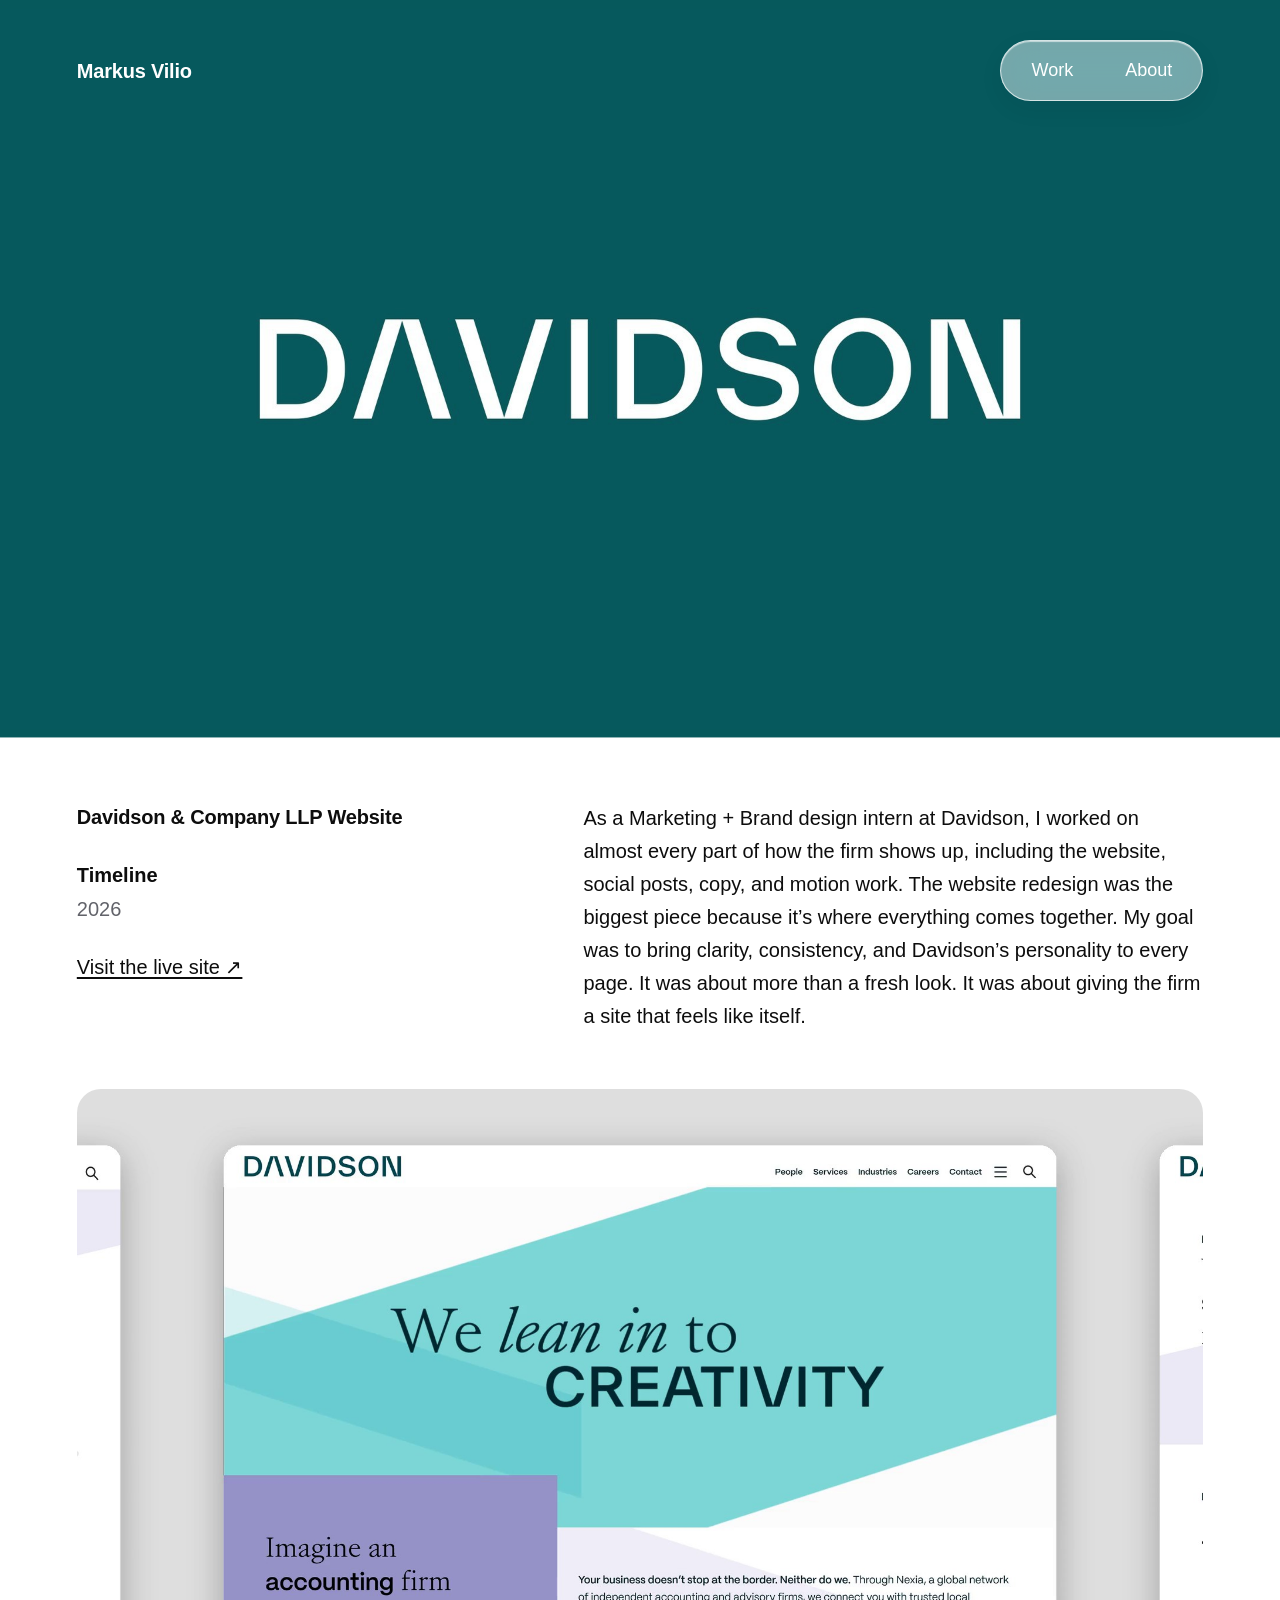
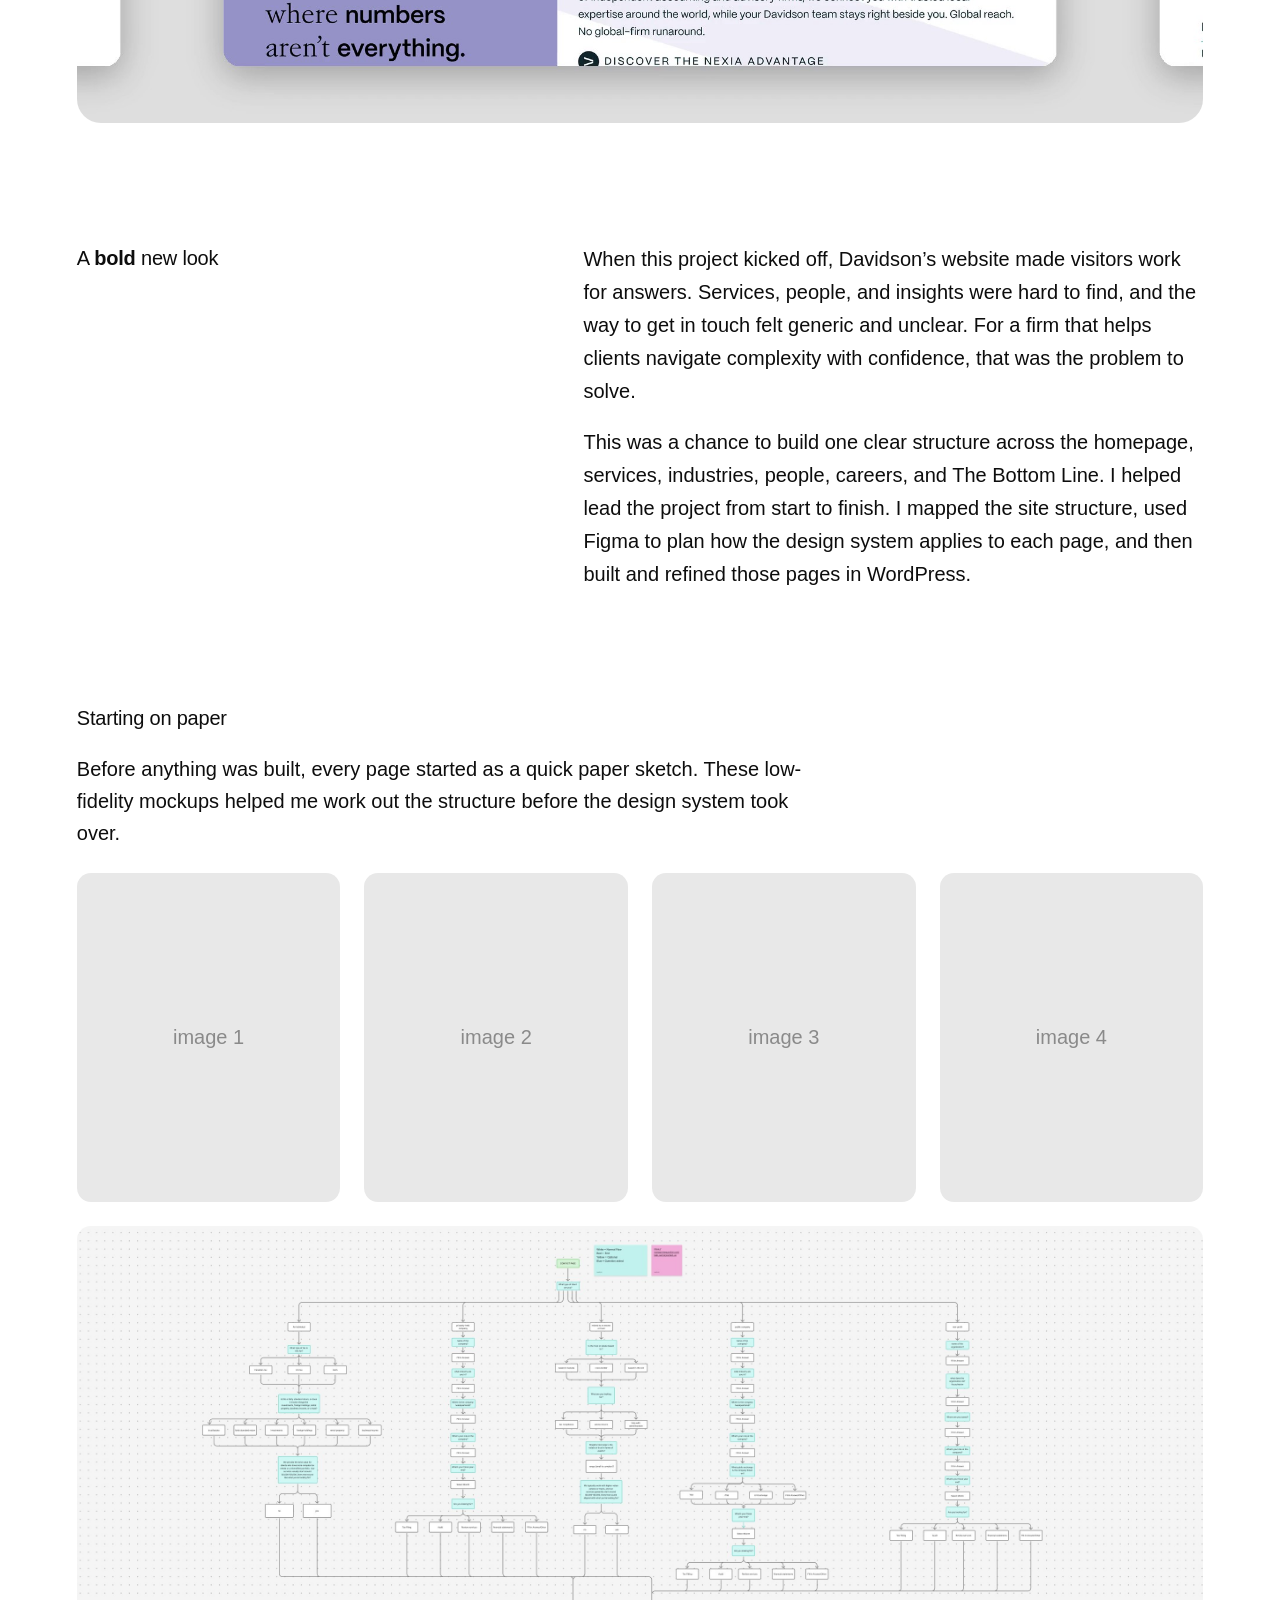
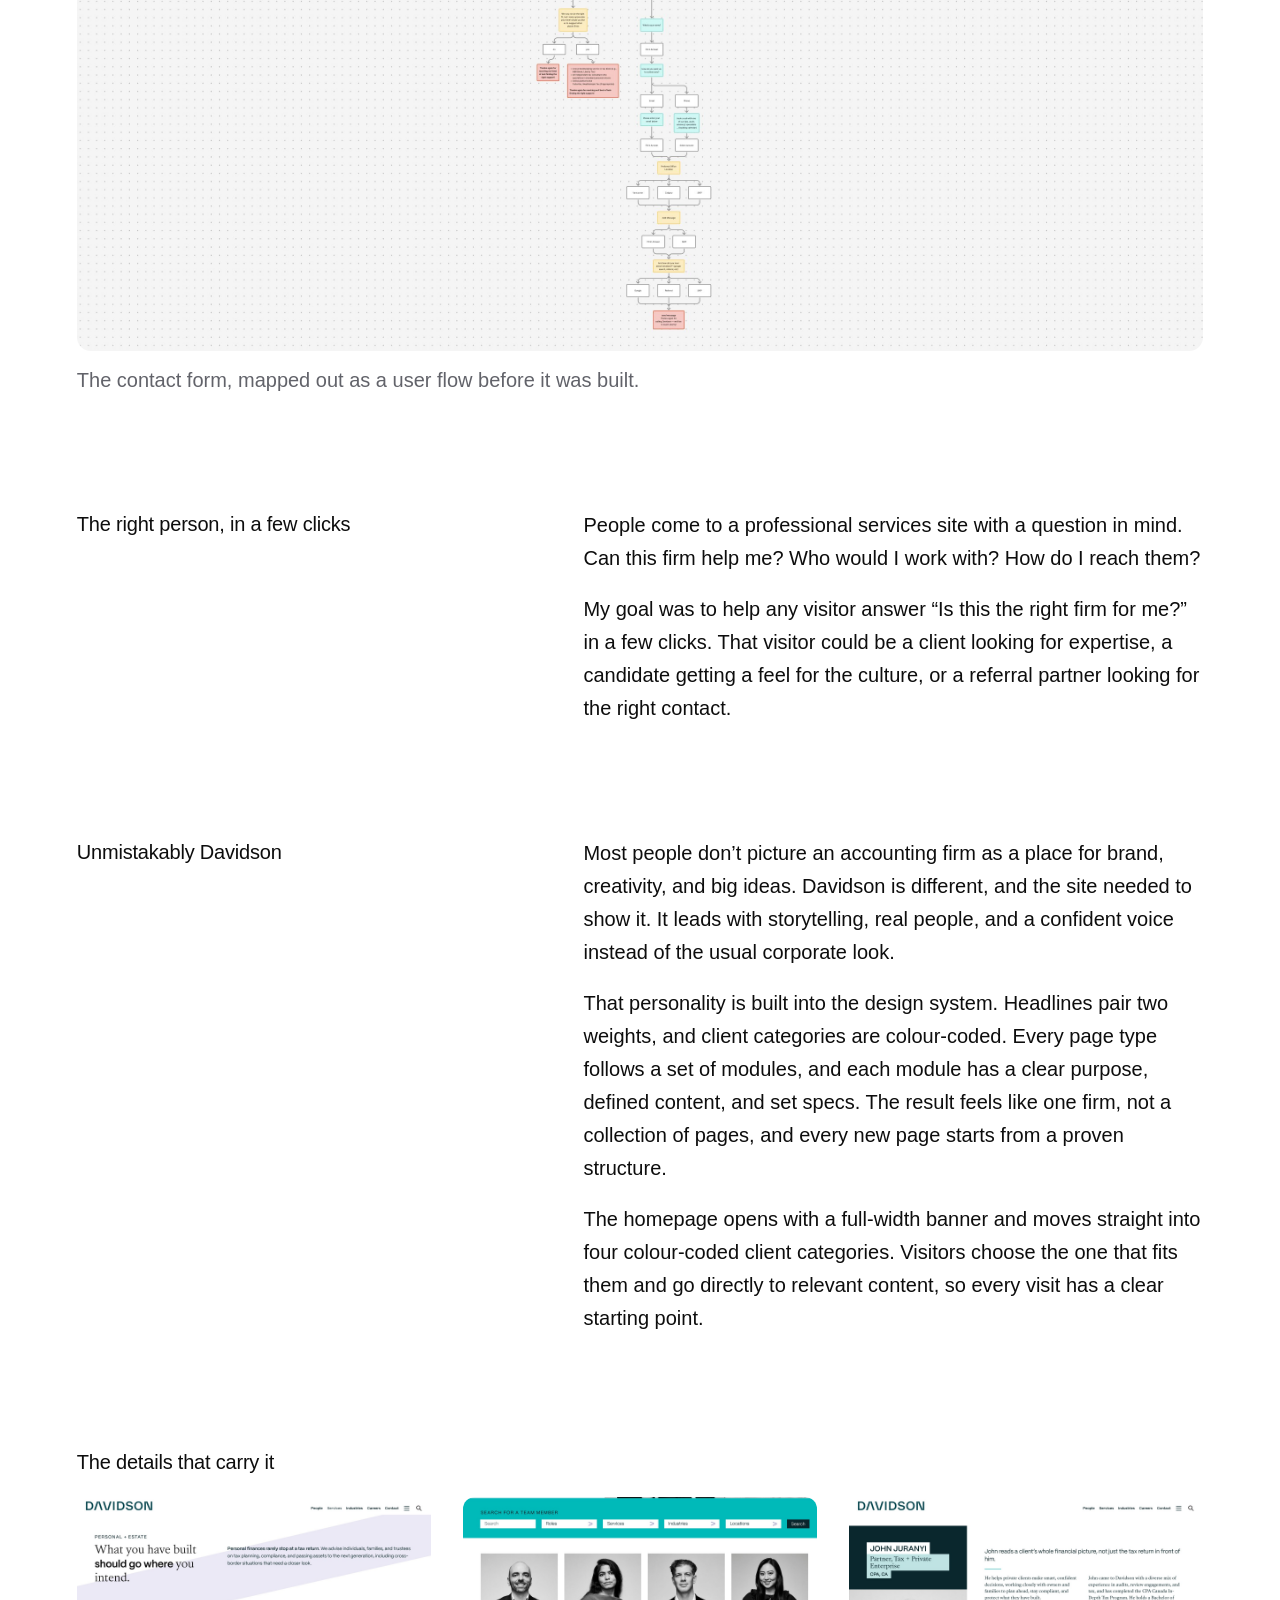
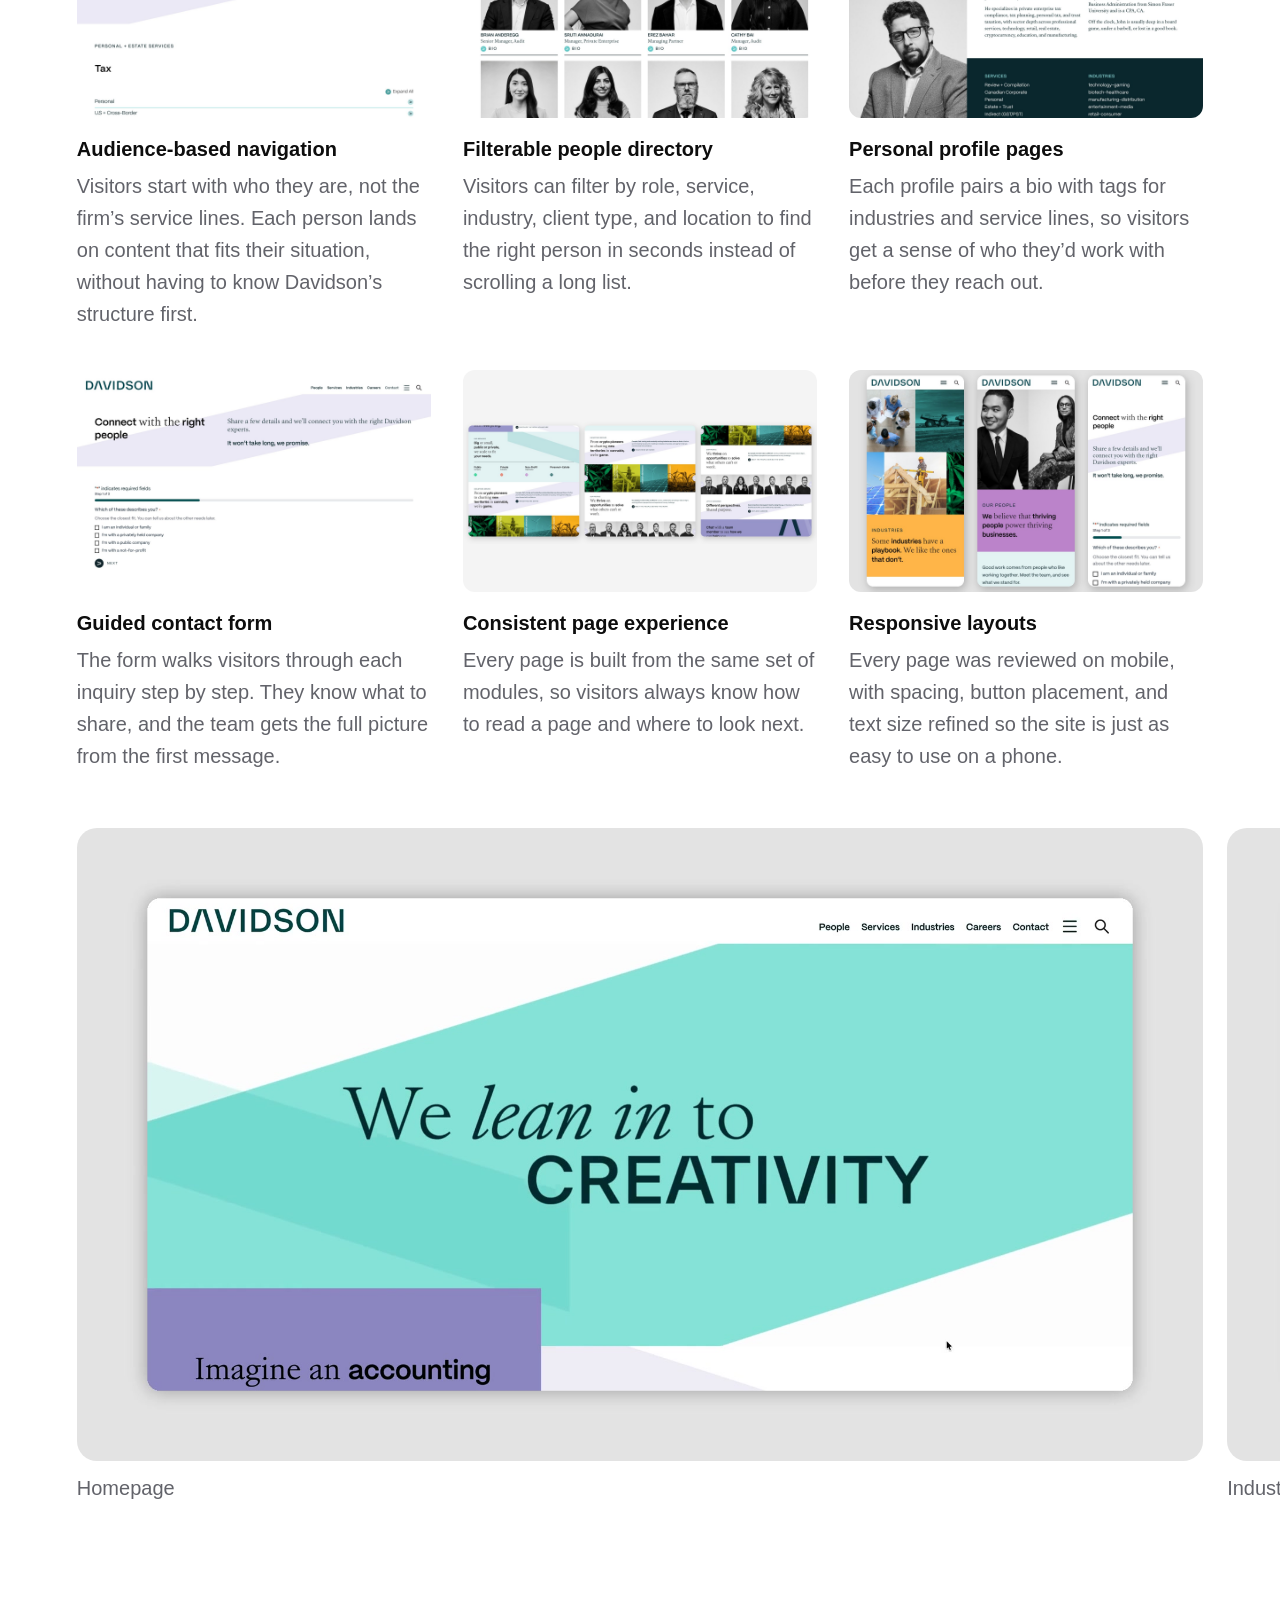
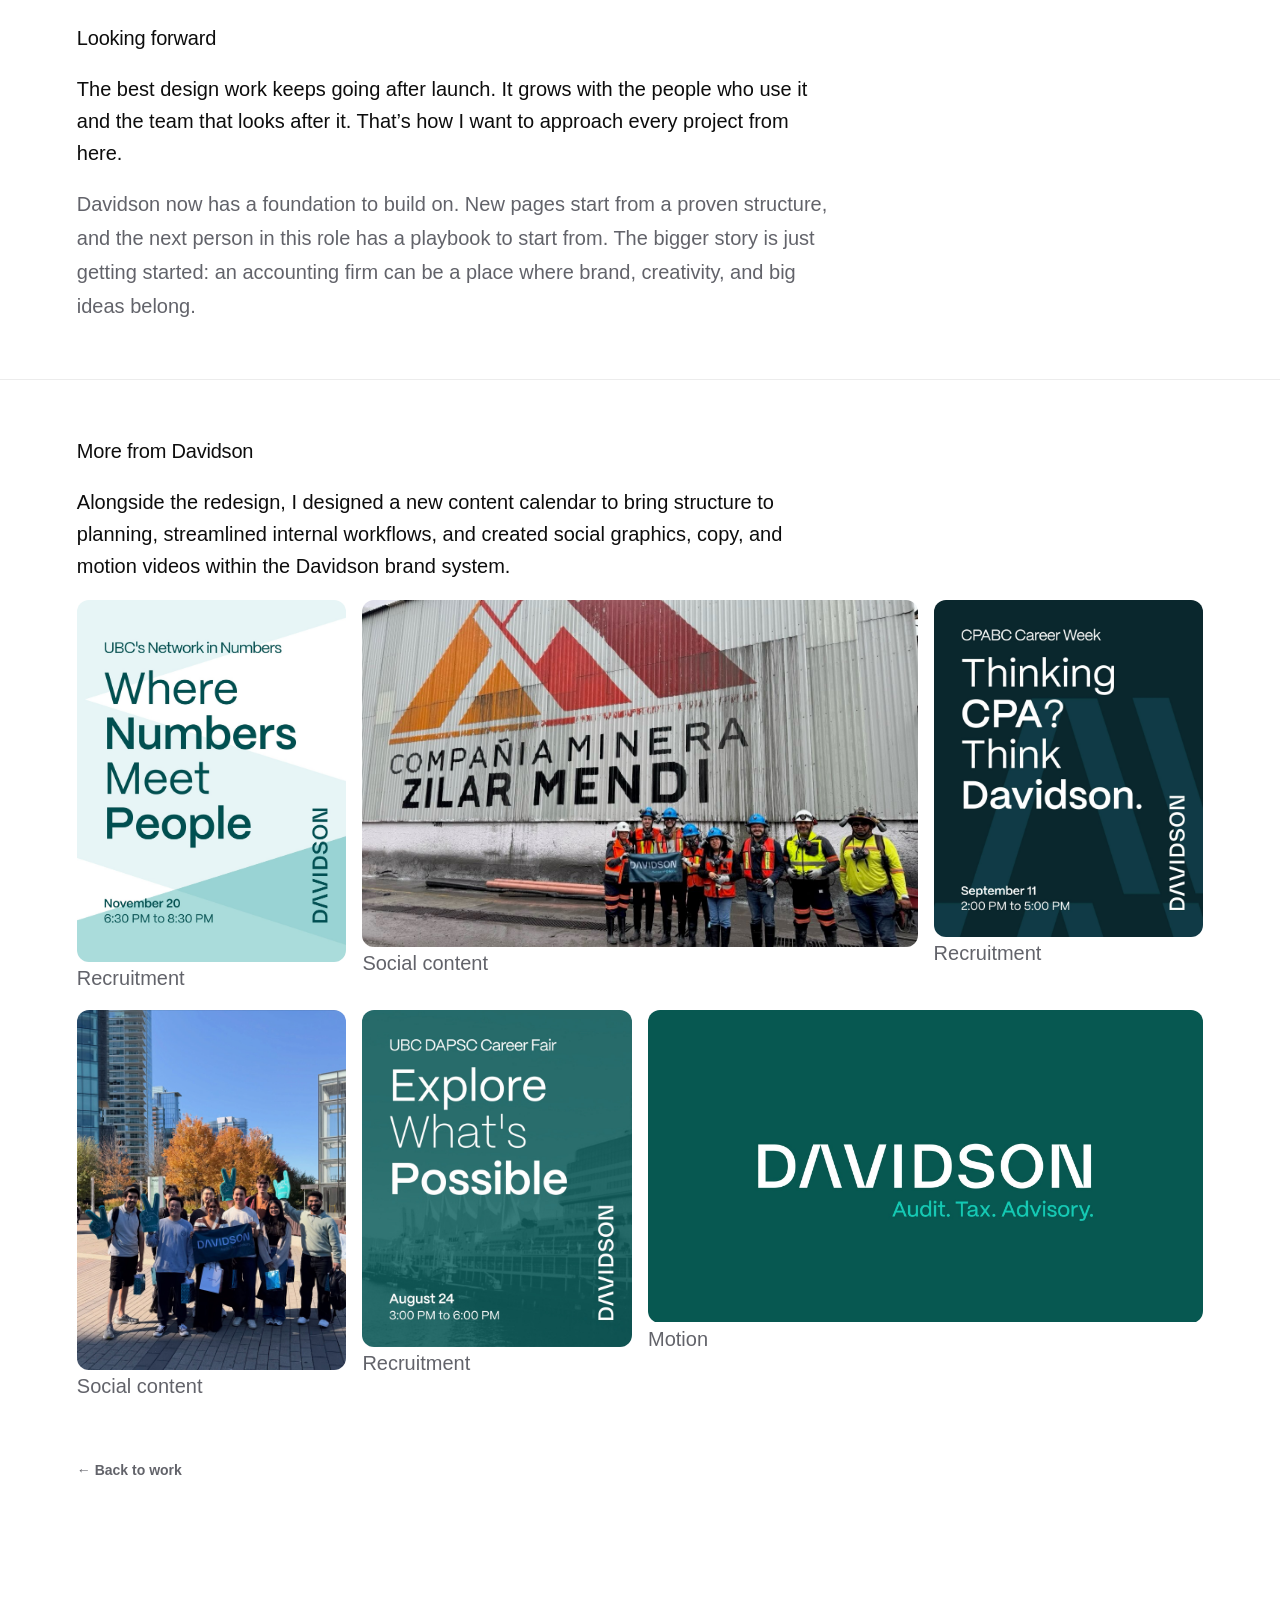
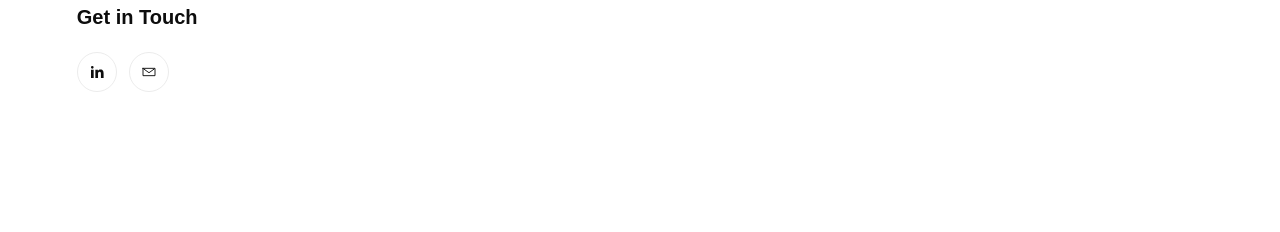
<file: davidson.html>
<!DOCTYPE html>
<html lang="en">
<head>
  <meta charset="UTF-8">
  <meta name="viewport" content="width=device-width, initial-scale=1.0">
  <title>Davidson &amp; Company LLP Website — Markus Vilio</title>
  <meta name="description" content="Davidson & Company LLP Website: helping an accounting firm that doesn't act like one look, sound, and feel like itself.">
  <link rel="icon" type="image/svg+xml" href="images/favicon.svg">
  <link rel="alternate icon" href="images/favicon.ico">
  <link rel="apple-touch-icon" href="images/apple-touch-icon.png">
  <link rel="stylesheet" href="css/styles.css">
  <style>
    /* v5 only: the small labeled detail grid and the smaller More grid. */
    .detail-grid { display: grid; grid-template-columns: repeat(3, 1fr); gap: 40px 32px; margin-top: 8px; }
    .detail-grid:not(.more-grid) .detail-item img { aspect-ratio: 16 / 10; object-fit: cover; object-position: top; }
    @media (max-width: 768px) { .detail-grid { grid-template-columns: 1fr; } }
    .more-grid { grid-template-columns: repeat(4, 1fr); gap: 16px; }
    .more-grid .detail-item--wide { grid-column: span 2; }
    .more-grid .detail-item--wide img { aspect-ratio: 16 / 10; object-fit: cover; object-position: center; }
    @media (max-width: 768px) { .more-grid { grid-template-columns: 1fr; } .more-grid .detail-item--wide { grid-column: auto; } }
    .detail-item img { width: 100%; height: auto; display: block; border-radius: 12px; }
    .detail-item video { width: 100%; height: auto; display: block; border-radius: 12px; }
    .detail-item h3 { font-size: 16px; font-weight: 600; margin: 16px 0 6px; }
    .detail-item p { font-size: 15px; color: var(--color-text-secondary); line-height: 1.6; margin: 0; }
    .more-caption { font-size: 14px; color: var(--color-text-secondary); margin: 12px 0 0; }
    /* v5 rev5 only: this page's own layout, different from the other case pages. */
    .davidson-page main { padding-top: 0; }
    .davidson-hero {
      background-color: #06595C;
      min-height: 82vh;
      border-bottom: 1px solid rgba(255, 255, 255, 0.55);
      position: relative;
      overflow: hidden;
    }
    .davidson-hero video {
      position: absolute;
      inset: 0;
      width: 100%;
      height: 100%;
      object-fit: contain;
      pointer-events: none;
      display: block;
    }
    @media (max-width: 768px) { .davidson-hero { min-height: 55vh; } }
    .site-header.is-over-dark .logo,
    .site-header.is-over-dark .nav-link { color: #fff; transition: color 0.3s ease; }
    .site-header.is-over-dark .nav-toggle span { background: #fff; }
    .site-header .logo, .site-header .nav-link { transition: color 0.3s ease; }
    .davidson-site-link { display: inline-block; margin-top: 28px; font-size: 16px; color: var(--color-text); text-decoration: underline; text-underline-offset: 3px; }
    .davidson-intro { border-top: none; padding-top: 64px; }
    .davidson-intro-grid { display: grid; grid-template-columns: minmax(280px, 5fr) 7fr; gap: 64px; align-items: start; }
    @media (max-width: 768px) { .davidson-intro-grid { grid-template-columns: 1fr; gap: 24px; } }
    .davidson-intro-title { font-size: 16px; font-weight: 600; letter-spacing: -0.01em; margin: 0 0 28px; }
    .davidson-intro-credit .label { font-size: 16px; font-weight: 600; margin-bottom: 4px; }
    .davidson-intro-credit .value { font-size: 16px; color: var(--color-text-secondary); }
    .davidson-page .case-section { border-top: none; }
    .davidson-page .case-section.more-from { border-top: 1px solid var(--color-border); }
    .davidson-page .case-section h2 { font-size: 20px; font-weight: 400; }
    .davidson-page .case-section > p { font-size: 20px; }
    .davidson-page .davidson-intro-body p { font-size: 20px; }
    /* All page text one size (20px): intro title, Timeline, site link, detail headings/descriptions, More captions. */
    .davidson-page .davidson-intro-title,
    .davidson-page .davidson-intro-credit .label,
    .davidson-page .davidson-intro-credit .value,
    .davidson-page .davidson-site-link,
    .davidson-page .detail-item h3,
    .davidson-page .detail-item p,
    .davidson-page .more-caption { font-size: 20px; }
    .davidson-intro-body p { font-size: 18px; line-height: 1.65; color: var(--color-text); margin: 0 0 18px; max-width: 62ch; }
    .davidson-intro-body p:last-child { margin-bottom: 0; }
    .davidson-video-full { padding-bottom: 64px; }
    .davidson-video-full .case-video { max-width: none; aspect-ratio: auto; border-radius: 24px; pointer-events: none; }
    /* Light-grey placeholders for images still to come (labelled image 1, image 2, ...). */
    .img-placeholder { background: #E8E8E8; border-radius: 14px; display: flex; align-items: center; justify-content: center; color: #8A8A8A; font-size: 20px; }
    .img-placeholder--tall { aspect-ratio: 4 / 5; }
    .img-placeholder--wide { aspect-ratio: 16 / 9; margin-top: 24px; }
    .wireflow-img { width: 100%; border-radius: 14px; display: block; margin-top: 24px; }
    .mockup-grid { display: grid; grid-template-columns: repeat(4, 1fr); gap: 24px; margin-top: 24px; }
    @media (max-width: 768px) { .mockup-grid { grid-template-columns: repeat(2, 1fr); } }
    .wireflow-caption { margin-top: 12px; }
    /* Full-width page slider: each slide is 85% wide so a little of the next one peeks in. */
    .page-slider-section { padding-bottom: 64px; }
    .page-slider { display: flex; gap: 24px; overflow-x: auto; scroll-snap-type: x proximity; scroll-padding-left: max(var(--gutter), calc((100vw - var(--container-width)) / 2 + var(--gutter))); scrollbar-width: none; -webkit-overflow-scrolling: touch; }
    .page-slider::-webkit-scrollbar { display: none; }
    .page-slide { flex: 0 0 calc(min(100vw, var(--container-width)) - var(--gutter) * 2); scroll-snap-align: start; margin: 0; }
    .page-slide:first-child { margin-left: max(var(--gutter), calc((100vw - var(--container-width)) / 2 + var(--gutter))); scroll-snap-align: none; }
    .page-slide img { width: 100%; aspect-ratio: 16 / 9; object-fit: cover; object-position: top; border-radius: 14px; display: block; }
    .page-slide video { width: 100%; aspect-ratio: 16 / 9; object-fit: cover; background: #E3E3E3; border-radius: 20px; display: block; }
    .page-slide figcaption { margin-top: 12px; font-size: 20px; color: var(--color-text-secondary); }
  </style>
</head>
<body class="davidson-page">

  <!-- Header: starts white over the dark logo hero; the script below switches it back once you scroll past. -->
  <header class="site-header is-over-dark">
    <div class="container header-inner">
      <a href="index.html" class="logo">Markus Vilio</a>

      <nav class="nav-desktop" aria-label="Primary">
        <a href="index.html#work" class="nav-link">Work</a>
        <a href="about.html" class="nav-link">About</a>
      </nav>

      <button class="nav-toggle" id="navToggle" aria-label="Open menu" aria-expanded="false" aria-controls="navOverlay">
        <span></span>
        <span></span>
      </button>
    </div>
  </header>

  <!-- Mobile menu overlay -->
  <div class="nav-overlay" id="navOverlay">
    <button class="nav-close" id="navClose" aria-label="Close menu">
      <svg width="18" height="18" viewBox="0 0 18 18" fill="none" xmlns="http://www.w3.org/2000/svg">
        <path d="M1 1L17 17M17 1L1 17" stroke="currentColor" stroke-width="1.6" stroke-linecap="round"/>
      </svg>
    </button>
    <nav class="nav-overlay-links" aria-label="Mobile primary">
      <a href="index.html#work">Work</a>
      <a href="about.html">About</a>
      <a href="index.html#contact">Contact</a>
    </nav>
  </div>

  <main>
    <!-- Hero: Davidson logo animation, full-bleed, with a thin white line at the bottom as a scroll cue. Plays on load, then replays about every 40 seconds; not clickable. Background is the video's displayed teal (#06595C) so the sides match the video exactly. -->
    <section class="davidson-hero reveal-fade" id="davidsonHero" aria-label="Davidson &amp; Company LLP, member of Nexia">
      <video id="davidsonHeroVideo" autoplay muted playsinline disablepictureinpicture preload="auto" poster="images/davidson-hero-poster-v2.jpg" oncontextmenu="return false">
        <source src="images/davidson-hero.mp4" type="video/mp4">
      </video>
    </section>

    <!-- Intro, YouTube-style two-column: title and timeline on the left, longer intro on the right. -->
    <section class="case-section container reveal-fade davidson-intro">
      <div class="davidson-intro-grid">
        <div>
          <h1 class="davidson-intro-title">Davidson &amp; Company LLP Website</h1>
          <div class="davidson-intro-credit">
            <div class="label">Timeline</div>
            <div class="value">2026</div>
          </div>
          <a class="davidson-site-link" href="https://davidson-co.com/" target="_blank" rel="noopener noreferrer">Visit the live site &nearr;</a>
        </div>

        <div class="davidson-intro-body">
          <p>As a Marketing + Brand design intern at Davidson, I worked on almost every part of how the firm shows up, including the website, social posts, copy, and motion work. The website redesign was the biggest piece because it&rsquo;s where everything comes together. My goal was to bring clarity, consistency, and Davidson&rsquo;s personality to every page. It was about more than a fresh look. It was about giving the firm a site that feels like itself.</p>
        </div>
      </div>
    </section>

    <!-- Hero video: Davidson website carousel (homepage, service, industries, people, careers, contact). Autoplays and loops, no controls, like a moving image. -->
    <section class="davidson-video-full container reveal-fade">
      <video class="case-video" id="davidsonVideo" autoplay muted loop playsinline disablepictureinpicture poster="images/davidson-motion-poster.jpg" oncontextmenu="return false">
        <source src="images/davidson-motion.mp4" type="video/mp4">
      </video>
    </section>

    <section class="case-section container reveal-fade">
      <div class="davidson-intro-grid">
        <div>
          <h2>A <strong>bold</strong> new look</h2>
        </div>
        <div class="davidson-intro-body">
          <p>When this project kicked off, Davidson&rsquo;s website made visitors work for answers. Services, people, and insights were hard to find, and the way to get in touch felt generic and unclear. For a firm that helps clients navigate complexity with confidence, that was the problem to solve.</p>
          <p>This was a chance to build one clear structure across the homepage, services, industries, people, careers, and The Bottom Line. I helped lead the project from start to finish. I mapped the site structure, used Figma to plan how the design system applies to each page, and then built and refined those pages in WordPress.</p>
        </div>
      </div>
    </section>

    <section class="case-section container reveal-fade">
      <h2>Starting on paper</h2>
      <p class="lede">Before anything was built, every page started as a quick paper sketch. These low-fidelity mockups helped me work out the structure before the design system took over.</p>
      <div class="mockup-grid">
        <div class="img-placeholder img-placeholder--tall">image 1</div>
        <div class="img-placeholder img-placeholder--tall">image 2</div>
        <div class="img-placeholder img-placeholder--tall">image 3</div>
        <div class="img-placeholder img-placeholder--tall">image 4</div>
      </div>
      <img class="wireflow-img" src="images/davidson-wireflow.jpg" alt="User flow mapping out the Davidson contact form">
      <p class="wireflow-caption">The contact form, mapped out as a user flow before it was built.</p>
    </section>

    <section class="case-section container reveal-fade">
      <div class="davidson-intro-grid">
        <div>
          <h2>The right person, in a few clicks</h2>
        </div>
        <div class="davidson-intro-body">
          <p>People come to a professional services site with a question in mind. Can this firm help me? Who would I work with? How do I reach them?</p>
          <p>My goal was to help any visitor answer &ldquo;Is this the right firm for me?&rdquo; in a few clicks. That visitor could be a client looking for expertise, a candidate getting a feel for the culture, or a referral partner looking for the right contact.</p>
        </div>
      </div>
    </section>

    <section class="case-section container reveal-fade">
      <div class="davidson-intro-grid">
        <div>
          <h2>Unmistakably Davidson</h2>
        </div>
        <div class="davidson-intro-body">
          <p>Most people don&rsquo;t picture an accounting firm as a place for brand, creativity, and big ideas. Davidson is different, and the site needed to show it. It leads with storytelling, real people, and a confident voice instead of the usual corporate look.</p>
          <p>That personality is built into the design system. Headlines pair two weights, and client categories are colour-coded. Every page type follows a set of modules, and each module has a clear purpose, defined content, and set specs. The result feels like one firm, not a collection of pages, and every new page starts from a proven structure.</p>
          <p>The homepage opens with a full-width banner and moves straight into four colour-coded client categories. Visitors choose the one that fits them and go directly to relevant content, so every visit has a clear starting point.</p>
        </div>
      </div>
    </section>

    <section class="case-section container reveal-fade">
      <h2>The details that carry it</h2>

      <div class="detail-grid">
        <div class="detail-item">
          <img src="images/davidson-detail-client-type.jpg" alt="Davidson Personal + Estate client type page">
          <h3>Audience-based navigation</h3>
          <p>Visitors start with who they are, not the firm&rsquo;s service lines. Each person lands on content that fits their situation, without having to know Davidson&rsquo;s structure first.</p>
        </div>

        <div class="detail-item">
          <img src="images/davidson-detail-people-directory.jpg" alt="Davidson Our People directory with search filters applied">
          <h3>Filterable people directory</h3>
          <p>Visitors can filter by role, service, industry, client type, and location to find the right person in seconds instead of scrolling a long list.</p>
        </div>

        <div class="detail-item">
          <img src="images/davidson-detail-profile-page.jpg" alt="Davidson team member profile page with bio and service and industry tags">
          <h3>Personal profile pages</h3>
          <p>Each profile pairs a bio with tags for industries and service lines, so visitors get a sense of who they&rsquo;d work with before they reach out.</p>
        </div>

        <div class="detail-item">
          <img src="images/davidson-detail-contact-form.jpg" alt="Davidson contact form, Step 1 of 3">
          <h3>Guided contact form</h3>
          <p>The form walks visitors through each inquiry step by step. They know what to share, and the team gets the full picture from the first message.</p>
        </div>

        <div class="detail-item">
          <img src="images/davidson-detail-modules.jpg" alt="Three Davidson page modules side by side">
          <h3>Consistent page experience</h3>
          <p>Every page is built from the same set of modules, so visitors always know how to read a page and where to look next.</p>
        </div>

        <div class="detail-item">
          <img src="images/davidson-detail-phone-mockups.jpg" alt="Three Davidson pages on mobile phones">
          <h3>Responsive layouts</h3>
          <p>Every page was reviewed on mobile, with spacing, button placement, and text size refined so the site is just as easy to use on a phone.</p>
        </div>
      </div>
    </section>

    <section class="page-slider-section reveal-fade">
      <div class="page-slider">
        <figure class="page-slide">
          <video src="images/davidson-slider-homepage.mp4" poster="images/davidson-slider-homepage-poster.jpg" autoplay muted loop playsinline disablepictureinpicture oncontextmenu="return false"></video>
          <figcaption>Homepage</figcaption>
        </figure>
        <figure class="page-slide">
          <video src="images/davidson-slider-industries.mp4" poster="images/davidson-slider-industries-poster.jpg" autoplay muted loop playsinline disablepictureinpicture oncontextmenu="return false"></video>
          <figcaption>Industries</figcaption>
        </figure>
        <figure class="page-slide">
          <video src="images/davidson-slider-services.mp4" poster="images/davidson-slider-services-poster.jpg" autoplay muted loop playsinline disablepictureinpicture oncontextmenu="return false"></video>
          <figcaption>Services</figcaption>
        </figure>
        <figure class="page-slide">
          <video src="images/davidson-slider-people.mp4" poster="images/davidson-slider-people-poster.jpg" autoplay muted loop playsinline disablepictureinpicture oncontextmenu="return false"></video>
          <figcaption>Our People</figcaption>
        </figure>
        <figure class="page-slide">
          <video src="images/davidson-slider-careers.mp4" poster="images/davidson-slider-careers-poster.jpg" autoplay muted loop playsinline disablepictureinpicture oncontextmenu="return false"></video>
          <figcaption>Careers</figcaption>
        </figure>
        <figure class="page-slide">
          <video src="images/davidson-slider-contact.mp4" poster="images/davidson-slider-contact-poster.jpg" autoplay muted loop playsinline disablepictureinpicture oncontextmenu="return false"></video>
          <figcaption>Contact</figcaption>
        </figure>
        <figure class="page-slide">
          <video src="images/davidson-slider-bottomline.mp4" poster="images/davidson-slider-bottomline-poster.jpg" autoplay muted loop playsinline disablepictureinpicture oncontextmenu="return false"></video>
          <figcaption>The Bottom Line</figcaption>
        </figure>
        <figure class="page-slide">
          <video src="images/davidson-slider-nexia.mp4" poster="images/davidson-slider-nexia-poster.jpg" autoplay muted loop playsinline disablepictureinpicture oncontextmenu="return false"></video>
          <figcaption>Nexia Global Network</figcaption>
        </figure>
      </div>
    </section>

    <section class="case-section container reveal-fade">
      <h2>Looking forward</h2>
      <p class="lede">The best design work keeps going after launch. It grows with the people who use it and the team that looks after it. That&rsquo;s how I want to approach every project from here.</p>
      <p>Davidson now has a foundation to build on. New pages start from a proven structure, and the next person in this role has a playbook to start from. The bigger story is just getting started: an accounting firm can be a place where brand, creativity, and big ideas belong.</p>
    </section>

    <!-- Wireframe, prototype, and live page: add your screenshot as images/davidson-wireframe-prototype-live.png to show it here. -->

    <section class="case-section container reveal-fade more-from">
      <h2>More from Davidson</h2>
      <p class="lede">Alongside the redesign, I designed a new content calendar to bring structure to planning, streamlined internal workflows, and created social graphics, copy, and motion videos within the Davidson brand system.</p>

      <div class="detail-grid more-grid">
        <div class="detail-item">
          <img src="images/davidson-more-ubc.jpg" alt="Davidson event graphic for UBC's Network in Numbers: Where Numbers Meet People">
          <p class="more-caption">Recruitment</p>
        </div>

        <div class="detail-item detail-item--wide">
          <img src="images/davidson-more-mining.jpg" alt="Davidson team at a mining site, holding a Davidson flag in front of a mining company sign">
          <p class="more-caption">Social content</p>
        </div>

        <div class="detail-item">
          <img src="images/davidson-more-cpabc-thinking.jpg" alt="CPABC Career Week graphic: Thinking CPA? Think Davidson.">
          <p class="more-caption">Recruitment</p>
        </div>

        <div class="detail-item">
          <img src="images/davidson-more-cpabc-team.jpg" alt="Davidson team at a career event, holding foam fingers and a Davidson flag">
          <p class="more-caption">Social content</p>
        </div>

        <div class="detail-item">
          <img src="images/davidson-more-dapsc.jpg" alt="UBC DAPSC Career Fair graphic: Explore What's Possible">
          <p class="more-caption">Recruitment</p>
        </div>

        <div class="detail-item detail-item--wide">
          <video autoplay muted loop playsinline disablepictureinpicture poster="images/davidson-more-brand-poster.jpg" oncontextmenu="return false">
            <source src="images/davidson-more-brand.mp4" type="video/mp4">
          </video>
          <p class="more-caption">Motion</p>
        </div>
      </div>
    </section>

    <div class="container reveal-fade" style="padding-bottom: 24px;">
      <a href="index.html#work" class="back-link" style="margin-bottom: 0;">&larr; Back to work</a>
    </div>

    <!-- Footer / Contact -->
    <footer class="site-footer container reveal-fade" id="contact" style="padding-top: 96px;">
      <h2>Get in Touch</h2>
      <div class="footer-icons">
        <a href="https://www.linkedin.com/in/markusv19" target="_blank" rel="noopener noreferrer" aria-label="LinkedIn" class="icon-circle">
          <svg width="16" height="16" viewBox="0 0 24 24" fill="none"><path d="M6.94 5a2 2 0 1 1-4 0 2 2 0 0 1 4 0ZM3 8.5h4V21H3V8.5Zm6.5 0h3.8v1.7h.05c.53-1 1.83-2.06 3.77-2.06 4.03 0 4.78 2.65 4.78 6.1V21h-4v-6.03c0-1.44-.03-3.3-2.02-3.3-2.02 0-2.33 1.58-2.33 3.2V21h-4V8.5Z" fill="currentColor"/></svg>
        </a>
        <a href="mailto:viliomarkus@gmail.com" aria-label="Email Me" class="icon-circle">
          <svg width="16" height="16" viewBox="0 0 24 24" fill="none"><path d="M3 6.5h18v11H3v-11Zm1.2 1 7.8 5.6L19.8 7.5" stroke="currentColor" stroke-width="1.4" fill="none" stroke-linecap="round" stroke-linejoin="round"/></svg>
        </a>
      </div>
    </footer>
  </main>

  <script src="js/script.js"></script>
  <script>
    // Davidson page only: the header text is white while it sits over the dark logo hero,
    // then switches back to dark once you scroll past it.
    (function () {
      var header = document.querySelector('.site-header');
      var hero = document.getElementById('davidsonHero');
      if (!header || !hero) return;
      function update() {
        header.classList.toggle('is-over-dark', window.scrollY < hero.offsetHeight - 110);
      }
      window.addEventListener('scroll', update, { passive: true });
      window.addEventListener('resize', update);
      update();
    })();
    // Hero logo video: replay about every 40 seconds (6s video, then hold the
    // end frame for ~34s, then play again).
    (function () {
      var heroVideo = document.getElementById('davidsonHeroVideo');
      if (!heroVideo) return;
      heroVideo.addEventListener('ended', function () {
        setTimeout(function () { heroVideo.play(); }, 34000);
      });
    })();
    // Slider videos: only the slide you are on plays. The videos peeking
    // in from the sides stay paused, so one plays at a time.
    (function () {
      var slider = document.querySelector('.page-slider');
      if (!slider || !('IntersectionObserver' in window)) return;
      var slides = Array.prototype.slice.call(slider.querySelectorAll('.page-slide'));
      var ratios = {};
      var observer = new IntersectionObserver(function (entries) {
        entries.forEach(function (entry) {
          var idx = slides.indexOf(entry.target);
          if (idx > -1) ratios[idx] = entry.intersectionRatio;
        });
        var best = -1, bestRatio = 0;
        Object.keys(ratios).forEach(function (key) {
          if (ratios[key] > bestRatio) { bestRatio = ratios[key]; best = +key; }
        });
        slides.forEach(function (slide, i) {
          var video = slide.querySelector('video');
          if (!video) return;
          if (i === best && bestRatio > 0.5) {
            var p = video.play();
            if (p) p.catch(function () {});
          } else {
            video.pause();
          }
        });
      }, { root: slider, threshold: [0, 0.25, 0.5, 0.75, 1] });
      slides.forEach(function (slide) { observer.observe(slide); });
    })();
  </script>
</body>
</html>
</file>
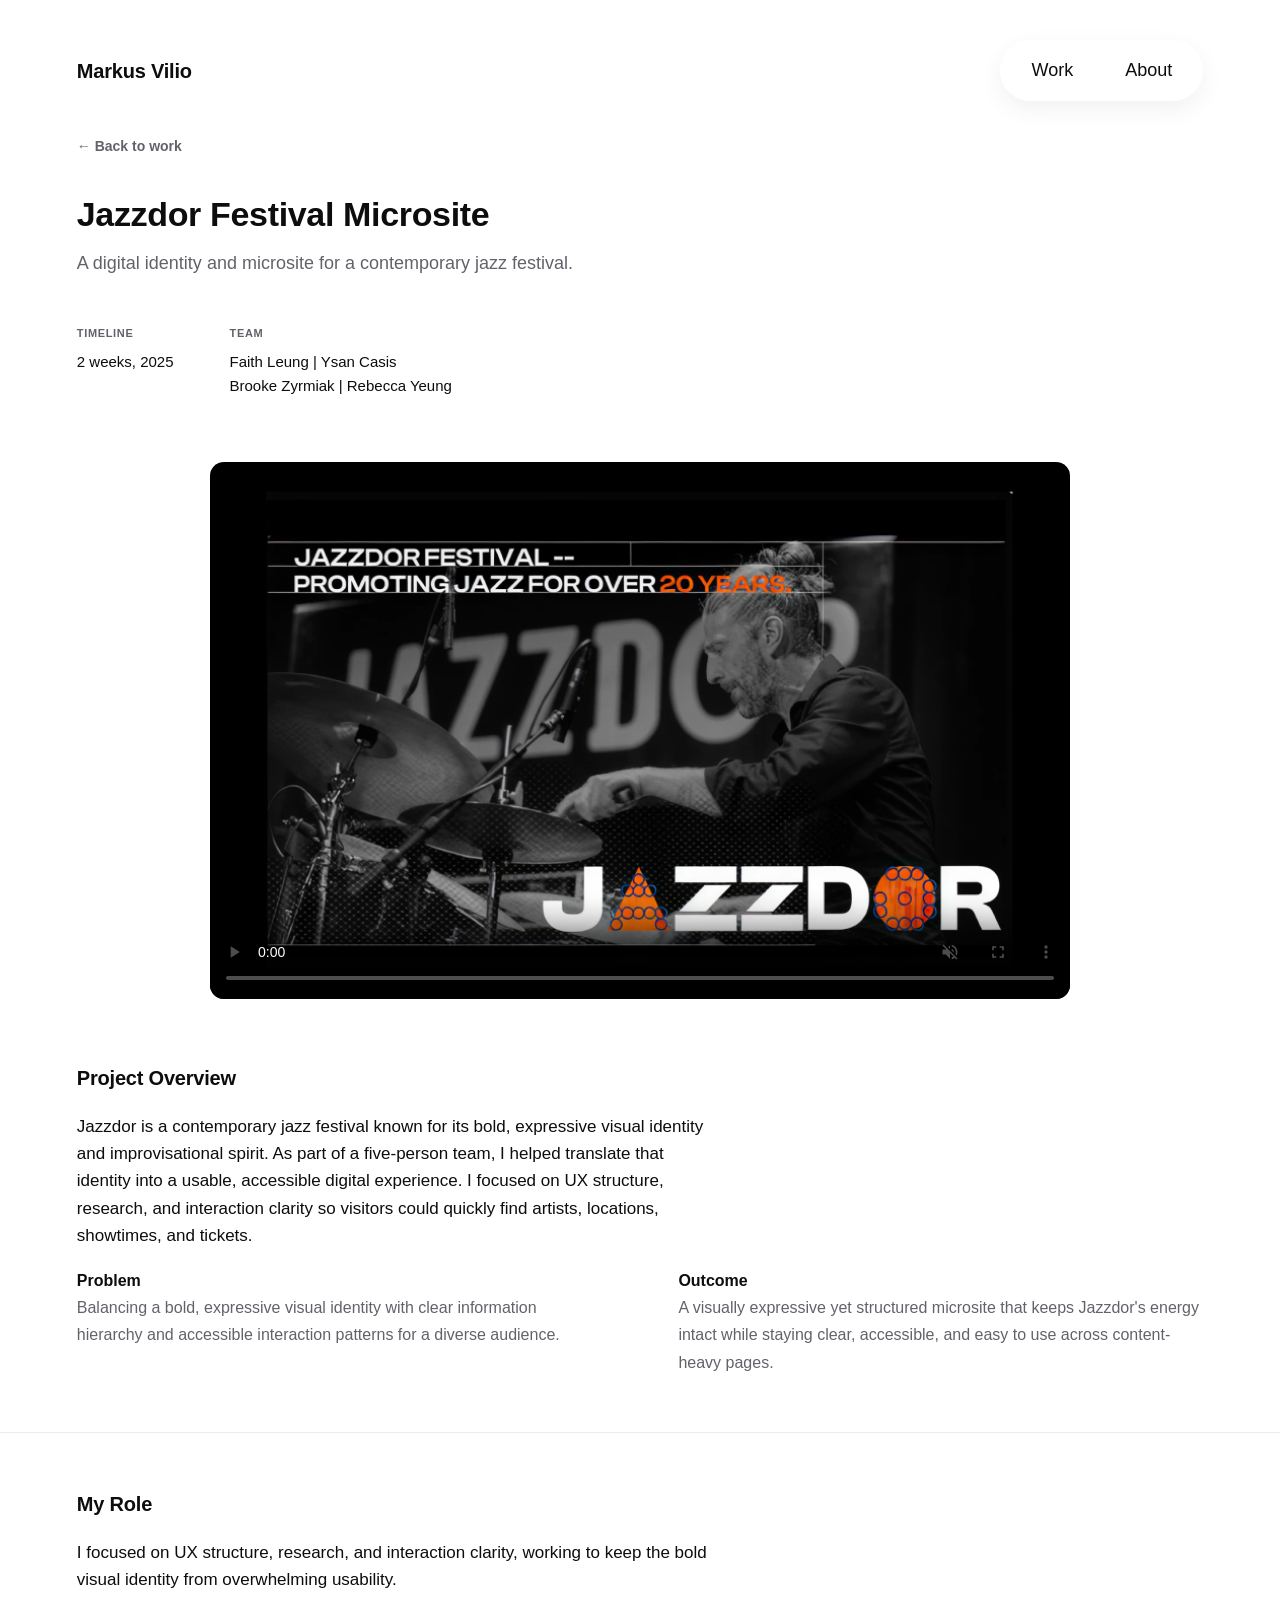
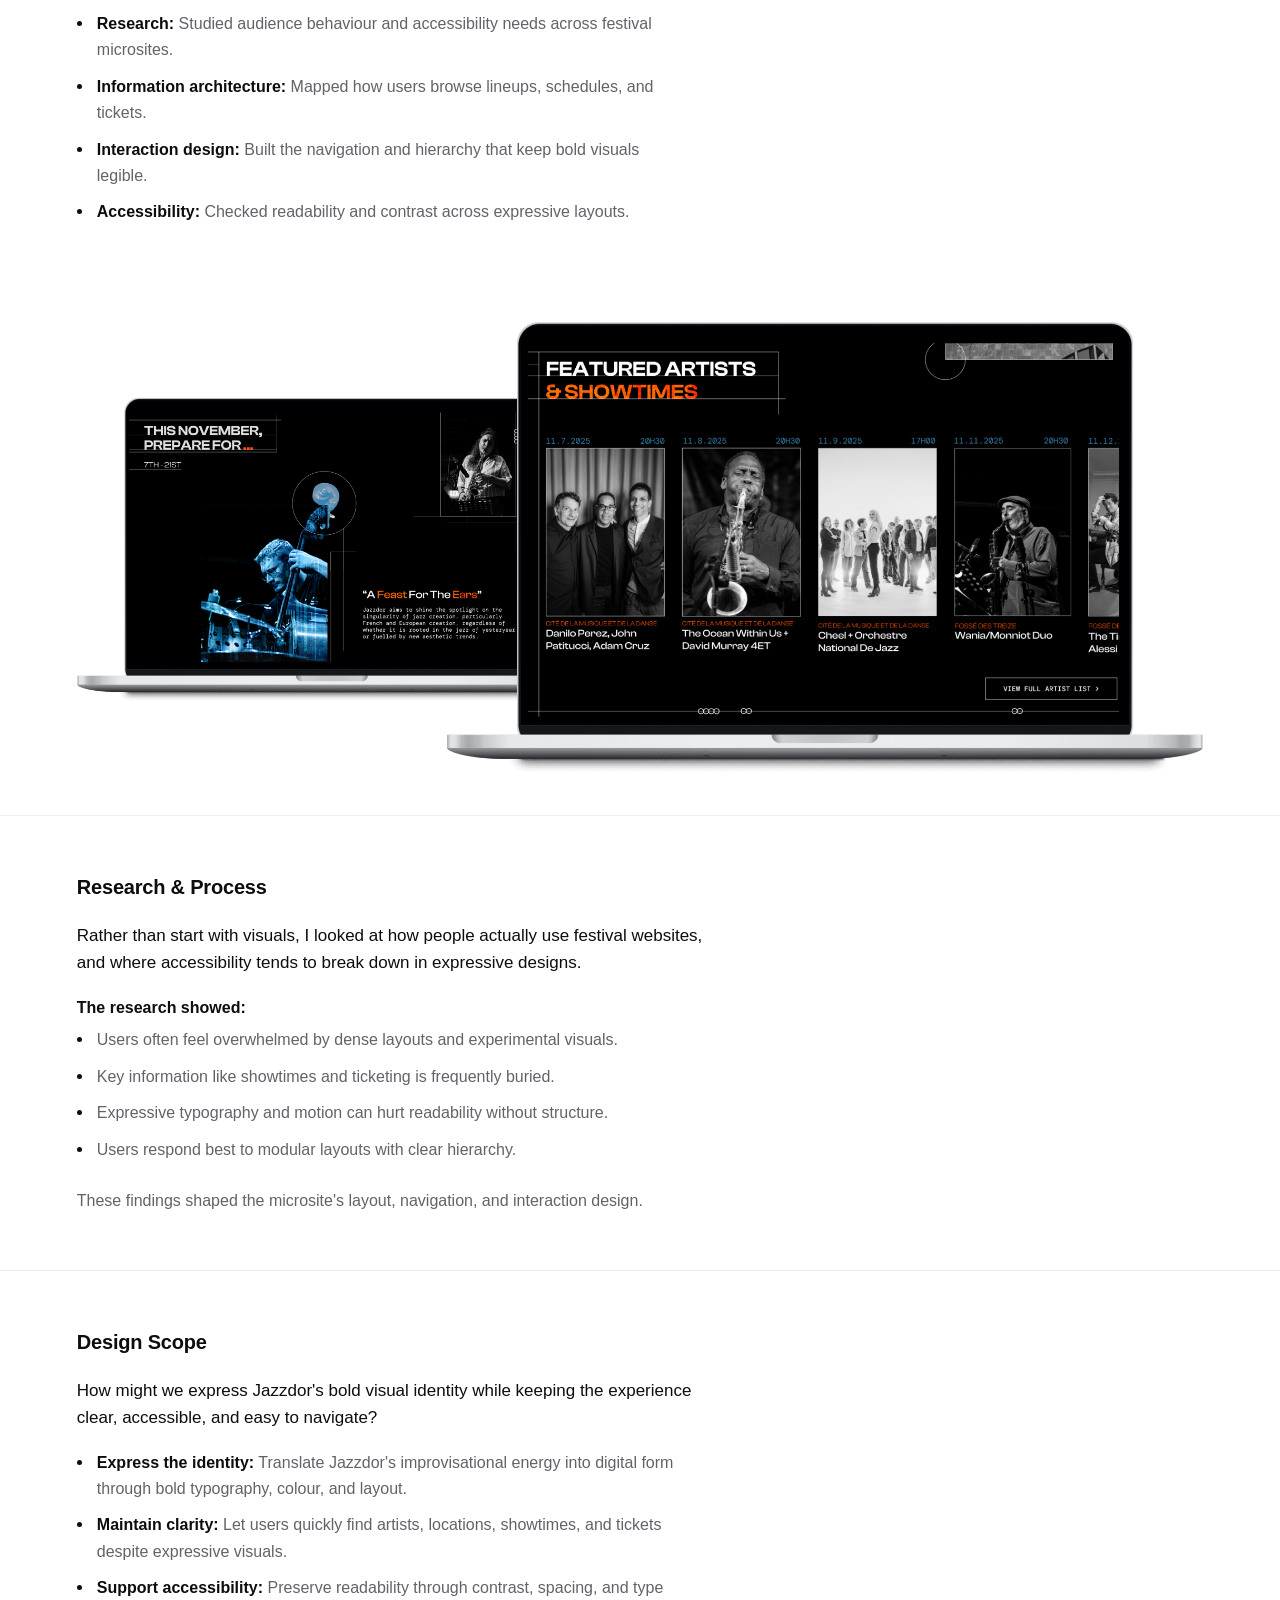
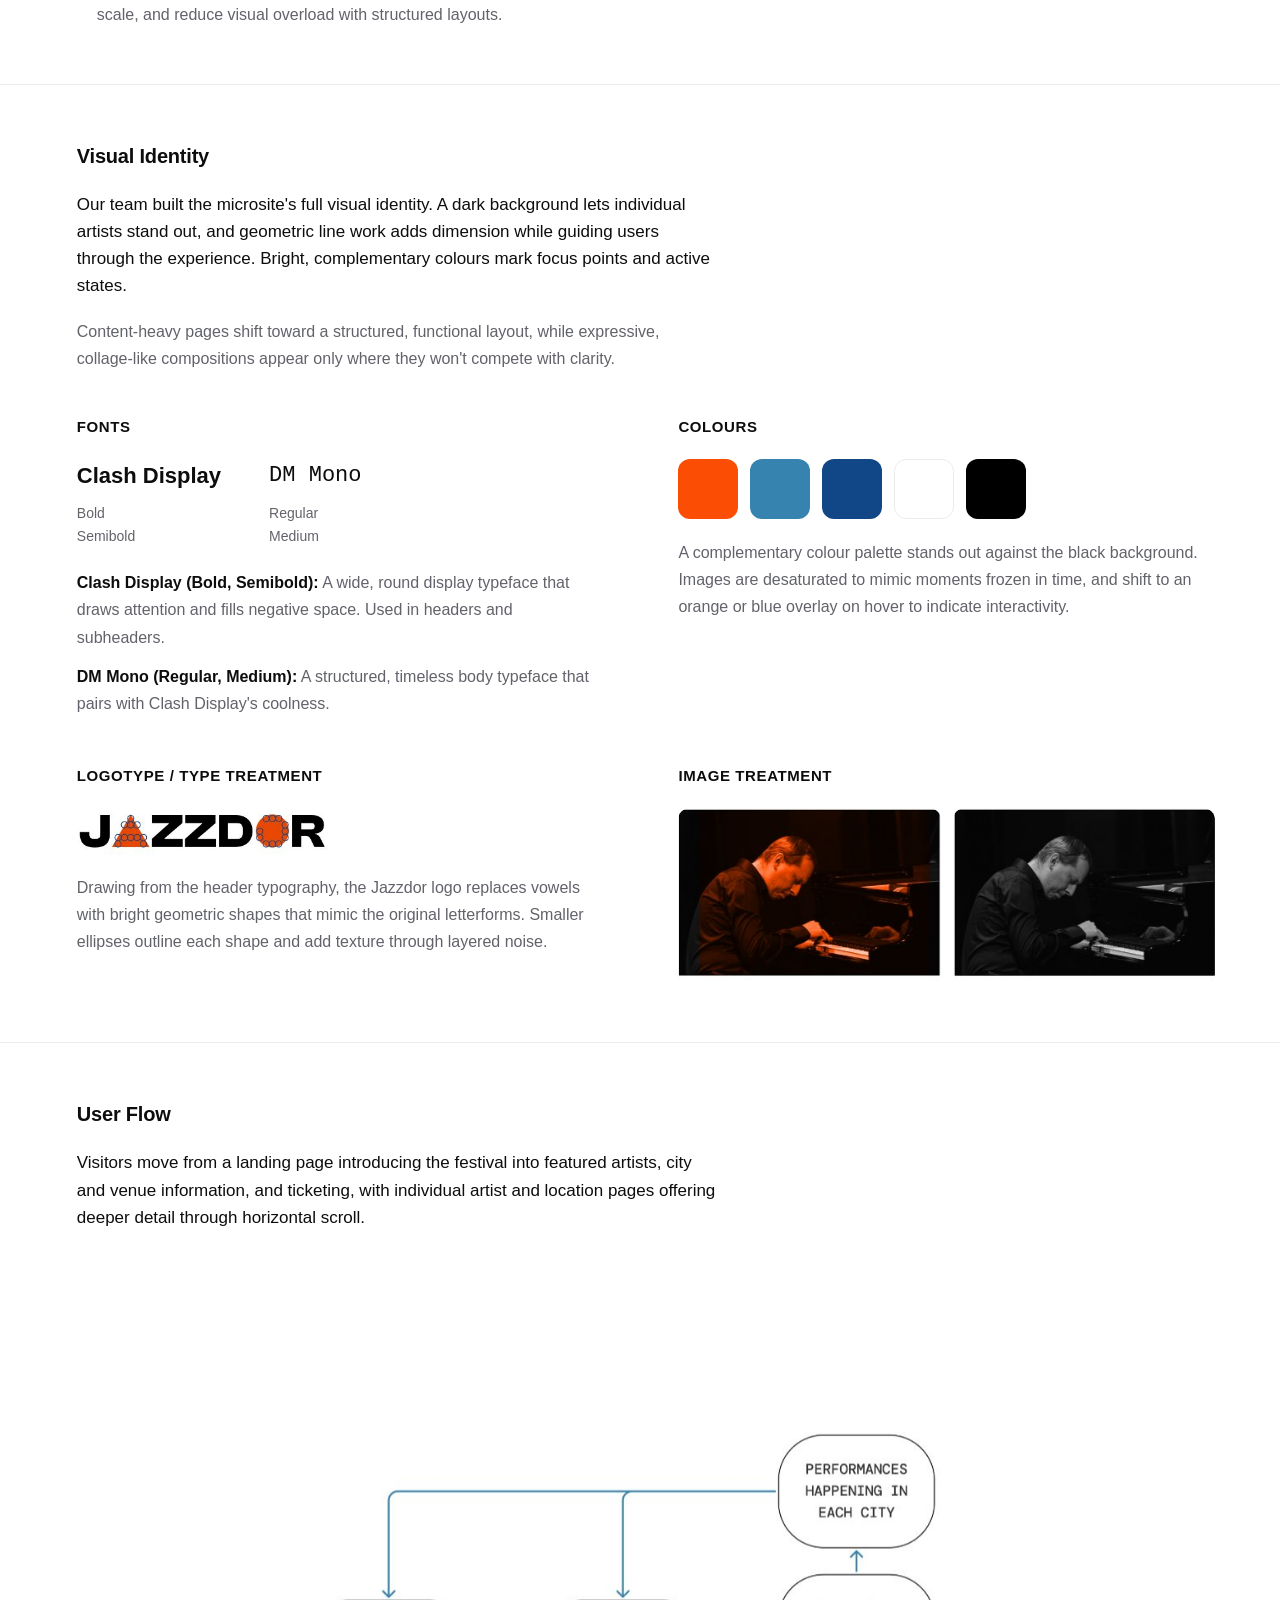
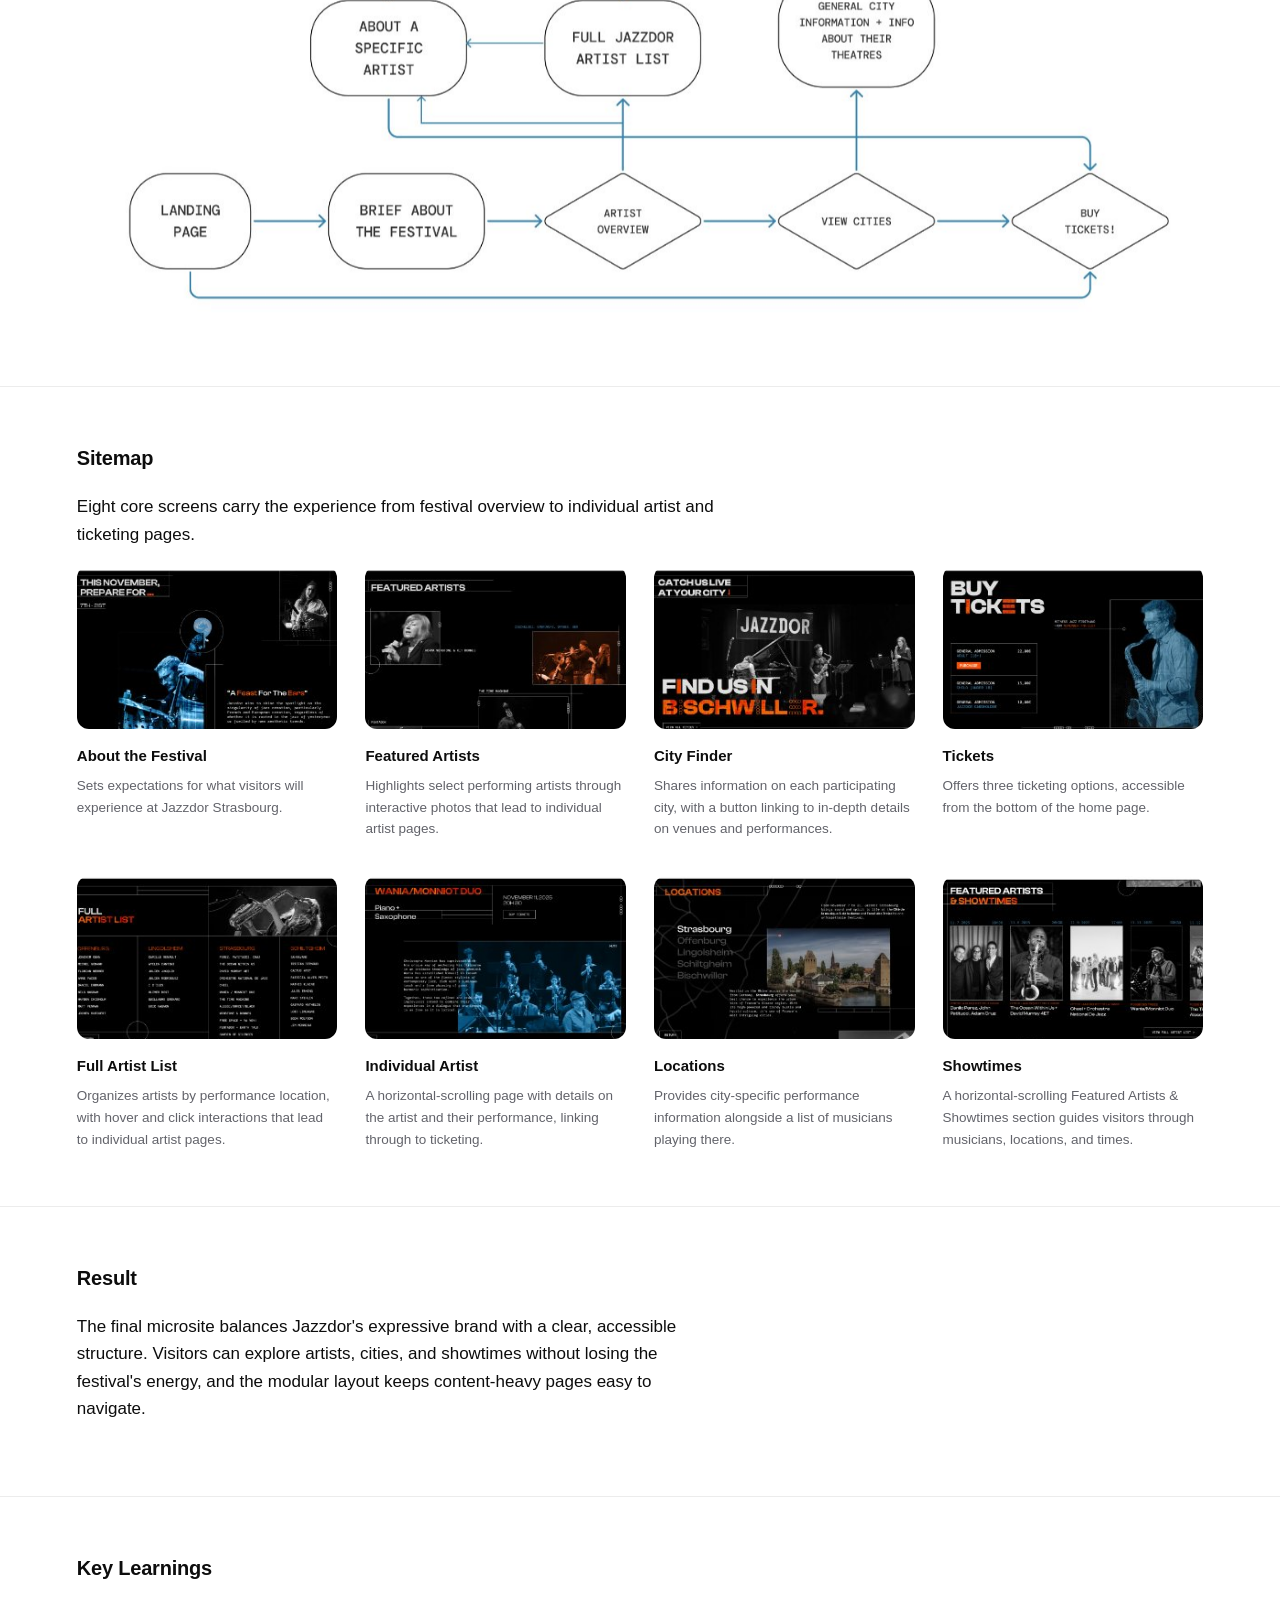
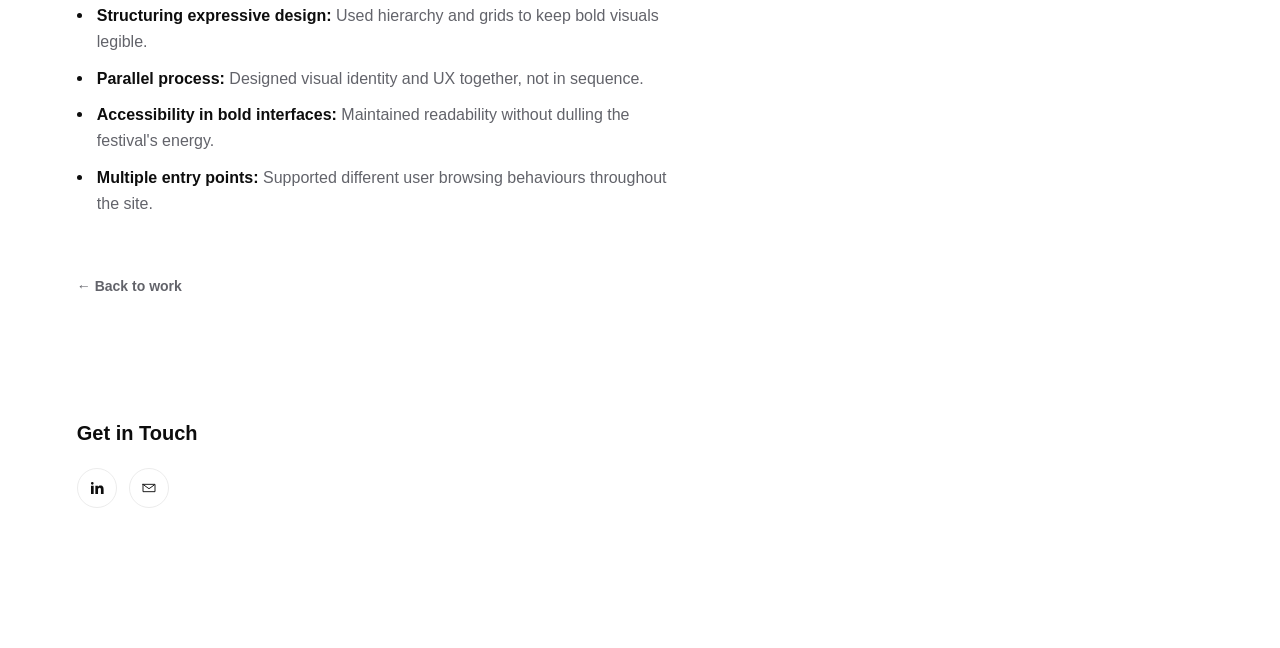
<file: jazzdor.html>
<!DOCTYPE html>
<html lang="en">
<head>
  <meta charset="UTF-8">
  <meta name="viewport" content="width=device-width, initial-scale=1.0">
  <title>Jazzdor Festival Microsite — Markus Vilio</title>
  <meta name="description" content="Jazzdor Festival Microsite: a digital identity and microsite concept for a contemporary jazz festival.">
  <link rel="icon" type="image/svg+xml" href="images/favicon.svg">
  <link rel="alternate icon" href="images/favicon.ico">
  <link rel="apple-touch-icon" href="images/apple-touch-icon.png">
  <link rel="stylesheet" href="css/styles.css">
</head>
<body>

  <!-- Header -->
  <header class="site-header">
    <div class="container header-inner">
      <a href="index.html" class="logo">Markus Vilio</a>

      <nav class="nav-desktop" aria-label="Primary">
        <a href="index.html#work" class="nav-link">Work</a>
        <a href="about.html" class="nav-link">About</a>
      </nav>

      <button class="nav-toggle" id="navToggle" aria-label="Open menu" aria-expanded="false" aria-controls="navOverlay">
        <span></span>
        <span></span>
      </button>
    </div>
  </header>

  <!-- Mobile menu overlay -->
  <div class="nav-overlay" id="navOverlay">
    <button class="nav-close" id="navClose" aria-label="Close menu">
      <svg width="18" height="18" viewBox="0 0 18 18" fill="none" xmlns="http://www.w3.org/2000/svg">
        <path d="M1 1L17 17M17 1L1 17" stroke="currentColor" stroke-width="1.6" stroke-linecap="round"/>
      </svg>
    </button>
    <nav class="nav-overlay-links" aria-label="Mobile primary">
      <a href="index.html#work">Work</a>
      <a href="about.html">About</a>
      <a href="index.html#contact">Contact</a>
    </nav>
  </div>

  <main>
    <section class="case-hero container reveal-fade">
      <a href="index.html#work" class="back-link">&larr; Back to work</a>

      <h1>Jazzdor Festival Microsite</h1>
      <p class="case-subtitle">A digital identity and microsite for a contemporary jazz festival.</p>

      <div class="case-meta">
        <div class="case-meta-item">
          <div class="label">Timeline</div>
          <div class="value">2 weeks, 2025</div>
        </div>
        <div class="case-meta-item">
          <div class="label">Team</div>
          <div class="value">Faith Leung | Ysan Casis<br>Brooke Zyrmiak | Rebecca Yeung</div>
        </div>
      </div>
    </section>

    <!-- Primary visual: walkthrough video, once Jazz.mp4 is added to /images -->
    <section class="container reveal-fade" style="padding-bottom: 64px;">
      <video class="case-video" id="jazzdorVideo" autoplay playsinline disablepictureinpicture poster="images/jazzdor.png" controls controlsList="nodownload noremoteplayback" oncontextmenu="return false">
        <source src="images/Jazz.mp4" type="video/mp4">
      </video>
    </section>

    <section class="case-section container reveal-fade" style="border-top: none; padding-top: 0;">
      <h2>Project Overview</h2>
      <p class="lede">Jazzdor is a contemporary jazz festival known for its bold, expressive visual identity and improvisational spirit. As part of a five-person team, I helped translate that identity into a usable, accessible digital experience. I focused on UX structure, research, and interaction clarity so visitors could quickly find artists, locations, showtimes, and tickets.</p>
      <div class="case-columns" style="margin-top: 8px;">
        <div>
          <p><strong style="color: var(--color-text);">Problem</strong><br>Balancing a bold, expressive visual identity with clear information hierarchy and accessible interaction patterns for a diverse audience.</p>
        </div>
        <div>
          <p><strong style="color: var(--color-text);">Outcome</strong><br>A visually expressive yet structured microsite that keeps Jazzdor's energy intact while staying clear, accessible, and easy to use across content-heavy pages.</p>
        </div>
      </div>
    </section>

    <section class="case-section container reveal-fade">
      <h2>My Role</h2>
      <p class="lede">I focused on UX structure, research, and interaction clarity, working to keep the bold visual identity from overwhelming usability.</p>
      <ul class="case-list">
        <li><strong>Research:</strong> Studied audience behaviour and accessibility needs across festival microsites.</li>
        <li><strong>Information architecture:</strong> Mapped how users browse lineups, schedules, and tickets.</li>
        <li><strong>Interaction design:</strong> Built the navigation and hierarchy that keep bold visuals legible.</li>
        <li><strong>Accessibility:</strong> Checked readability and contrast across expressive layouts.</li>
      </ul>
    </section>

    <figure class="case-media-block container reveal-fade">
      <img src="images/jazzdor-hero-laptop.png" alt="Jazzdor microsite Featured Artists and Showtimes screen shown on two laptops">
    </figure>

    <section class="case-section container reveal-fade">
      <h2>Research &amp; Process</h2>
      <p class="lede">Rather than start with visuals, I looked at how people actually use festival websites, and where accessibility tends to break down in expressive designs.</p>
      <p><strong style="color: var(--color-text);">The research showed:</strong></p>
      <ul class="case-list">
        <li>Users often feel overwhelmed by dense layouts and experimental visuals.</li>
        <li>Key information like showtimes and ticketing is frequently buried.</li>
        <li>Expressive typography and motion can hurt readability without structure.</li>
        <li>Users respond best to modular layouts with clear hierarchy.</li>
      </ul>
      <p style="margin-top: 24px;">These findings shaped the microsite's layout, navigation, and interaction design.</p>
    </section>

    <section class="case-section container reveal-fade">
      <h2>Design Scope</h2>
      <p class="lede">How might we express Jazzdor's bold visual identity while keeping the experience clear, accessible, and easy to navigate?</p>
      <ul class="case-list">
        <li><strong>Express the identity:</strong> Translate Jazzdor's improvisational energy into digital form through bold typography, colour, and layout.</li>
        <li><strong>Maintain clarity:</strong> Let users quickly find artists, locations, showtimes, and tickets despite expressive visuals.</li>
        <li><strong>Support accessibility:</strong> Preserve readability through contrast, spacing, and type scale, and reduce visual overload with structured layouts.</li>
      </ul>
    </section>

    <section class="case-section container reveal-fade">
      <h2>Visual Identity</h2>
      <p class="lede">Our team built the microsite's full visual identity. A dark background lets individual artists stand out, and geometric line work adds dimension while guiding users through the experience. Bright, complementary colours mark focus points and active states.</p>
      <p>Content-heavy pages shift toward a structured, functional layout, while expressive, collage-like compositions appear only where they won't compete with clarity.</p>

      <div class="case-columns" style="margin-top: 44px;">
        <div>
          <h3 style="font-size: 15px; font-weight: 590; text-transform: uppercase; letter-spacing: 0.04em; margin-bottom: 20px;">Fonts</h3>
          <div class="font-specimen">
            <div class="font-specimen-group">
              <div class="font-name">Clash Display</div>
              <div class="font-weights">Bold<br>Semibold</div>
            </div>
            <div class="font-specimen-group is-mono">
              <div class="font-name">DM Mono</div>
              <div class="font-weights">Regular<br>Medium</div>
            </div>
          </div>
          <p style="margin-top: 20px;"><strong style="color: var(--color-text);">Clash Display (Bold, Semibold):</strong> A wide, round display typeface that draws attention and fills negative space. Used in headers and subheaders.</p>
          <p style="margin-top: 12px;"><strong style="color: var(--color-text);">DM Mono (Regular, Medium):</strong> A structured, timeless body typeface that pairs with Clash Display's coolness.</p>
        </div>
        <div>
          <h3 style="font-size: 15px; font-weight: 590; text-transform: uppercase; letter-spacing: 0.04em; margin-bottom: 20px;">Colours</h3>
          <div class="colour-swatches">
            <div class="colour-swatch" style="background: #fb4d04;"></div>
            <div class="colour-swatch" style="background: #3683af;"></div>
            <div class="colour-swatch" style="background: #114787;"></div>
            <div class="colour-swatch colour-swatch--outline" style="background: #ffffff;"></div>
            <div class="colour-swatch" style="background: #000000;"></div>
          </div>
          <p style="margin-top: 20px;">A complementary colour palette stands out against the black background. Images are desaturated to mimic moments frozen in time, and shift to an orange or blue overlay on hover to indicate interactivity.</p>
        </div>
      </div>

      <div class="case-columns" style="margin-top: 48px;">
        <div class="logotype-block">
          <h3 style="font-size: 15px; font-weight: 590; text-transform: uppercase; letter-spacing: 0.04em; margin-bottom: 20px;">Logotype / Type Treatment</h3>
          <img src="images/jazzdor-logotype.png" alt="Jazzdor logotype with vowels replaced by bright geometric shapes">
          <p>Drawing from the header typography, the Jazzdor logo replaces vowels with bright geometric shapes that mimic the original letterforms. Smaller ellipses outline each shape and add texture through layered noise.</p>
        </div>
        <div>
          <h3 style="font-size: 15px; font-weight: 590; text-transform: uppercase; letter-spacing: 0.04em; margin-bottom: 20px;">Image Treatment</h3>
          <div class="image-treatment-pair">
            <img src="images/jazzdor-photo-treatment-1.png" alt="Musician at piano with a warm orange duotone treatment">
            <img src="images/jazzdor-photo-treatment-2.png" alt="Same musician at piano in desaturated black and white">
          </div>
        </div>
      </div>
    </section>

    <section class="case-section container reveal-fade">
      <h2>User Flow</h2>
      <p class="lede">Visitors move from a landing page introducing the festival into featured artists, city and venue information, and ticketing, with individual artist and location pages offering deeper detail through horizontal scroll.</p>
    </section>

    <figure class="case-media-block container reveal-fade">
      <img src="images/jazzdor-user-flow.png" alt="Jazzdor user flow diagram from landing page through artist overview, city view, and ticket purchase">
    </figure>

    <section class="case-section container reveal-fade">
      <h2>Sitemap</h2>
      <p class="lede">Eight core screens carry the experience from festival overview to individual artist and ticketing pages.</p>

      <div class="sitemap-grid">
        <div class="sitemap-item">
          <img src="images/jazzdor-thumb-about-festival.png" alt="About the Festival screen">
          <h3>About the Festival</h3>
          <p>Sets expectations for what visitors will experience at Jazzdor Strasbourg.</p>
        </div>
        <div class="sitemap-item">
          <img src="images/jazzdor-thumb-featured-artists.png" alt="Featured Artists screen">
          <h3>Featured Artists</h3>
          <p>Highlights select performing artists through interactive photos that lead to individual artist pages.</p>
        </div>
        <div class="sitemap-item">
          <img src="images/jazzdor-thumb-city-finder.png" alt="City Finder screen">
          <h3>City Finder</h3>
          <p>Shares information on each participating city, with a button linking to in-depth details on venues and performances.</p>
        </div>
        <div class="sitemap-item">
          <img src="images/jazzdor-thumb-tickets.png" alt="Tickets screen">
          <h3>Tickets</h3>
          <p>Offers three ticketing options, accessible from the bottom of the home page.</p>
        </div>
        <div class="sitemap-item">
          <img src="images/jazzdor-thumb-full-artist-list.png" alt="Full Artist List screen">
          <h3>Full Artist List</h3>
          <p>Organizes artists by performance location, with hover and click interactions that lead to individual artist pages.</p>
        </div>
        <div class="sitemap-item">
          <img src="images/jazzdor-thumb-individual-artist.png" alt="Individual Artist screen">
          <h3>Individual Artist</h3>
          <p>A horizontal-scrolling page with details on the artist and their performance, linking through to ticketing.</p>
        </div>
        <div class="sitemap-item">
          <img src="images/jazzdor-thumb-locations.png" alt="Locations screen">
          <h3>Locations</h3>
          <p>Provides city-specific performance information alongside a list of musicians playing there.</p>
        </div>
        <div class="sitemap-item">
          <img src="images/jazzdor-thumb-showtimes.png" alt="Showtimes screen">
          <h3>Showtimes</h3>
          <p>A horizontal-scrolling Featured Artists &amp; Showtimes section guides visitors through musicians, locations, and times.</p>
        </div>
      </div>
    </section>

    <section class="case-section container reveal-fade">
      <h2>Result</h2>
      <p class="lede">The final microsite balances Jazzdor's expressive brand with a clear, accessible structure. Visitors can explore artists, cities, and showtimes without losing the festival's energy, and the modular layout keeps content-heavy pages easy to navigate.</p>
    </section>

    <section class="case-section container reveal-fade">
      <h2>Key Learnings</h2>
      <ul class="case-list">
        <li><strong>Structuring expressive design:</strong> Used hierarchy and grids to keep bold visuals legible.</li>
        <li><strong>Parallel process:</strong> Designed visual identity and UX together, not in sequence.</li>
        <li><strong>Accessibility in bold interfaces:</strong> Maintained readability without dulling the festival's energy.</li>
        <li><strong>Multiple entry points:</strong> Supported different user browsing behaviours throughout the site.</li>
      </ul>
    </section>

    <div class="container reveal-fade" style="padding-bottom: 24px;">
      <a href="index.html#work" class="back-link" style="margin-bottom: 0;">&larr; Back to work</a>
    </div>

    <!-- Footer / Contact -->
    <footer class="site-footer container reveal-fade" id="contact" style="padding-top: 96px;">
      <h2>Get in Touch</h2>
      <div class="footer-icons">
        <a href="https://www.linkedin.com/in/markusv19" target="_blank" rel="noopener noreferrer" aria-label="LinkedIn" class="icon-circle">
          <svg width="16" height="16" viewBox="0 0 24 24" fill="none"><path d="M6.94 5a2 2 0 1 1-4 0 2 2 0 0 1 4 0ZM3 8.5h4V21H3V8.5Zm6.5 0h3.8v1.7h.05c.53-1 1.83-2.06 3.77-2.06 4.03 0 4.78 2.65 4.78 6.1V21h-4v-6.03c0-1.44-.03-3.3-2.02-3.3-2.02 0-2.33 1.58-2.33 3.2V21h-4V8.5Z" fill="currentColor"/></svg>
        </a>
        <a href="mailto:viliomarkus@gmail.com" aria-label="Email Me" class="icon-circle">
          <svg width="16" height="16" viewBox="0 0 24 24" fill="none"><path d="M3 6.5h18v11H3v-11Zm1.2 1 7.8 5.6L19.8 7.5" stroke="currentColor" stroke-width="1.4" fill="none" stroke-linecap="round" stroke-linejoin="round"/></svg>
        </a>
      </div>
    </footer>
  </main>

  <script src="js/script.js"></script>
</body>
</html>
</file>
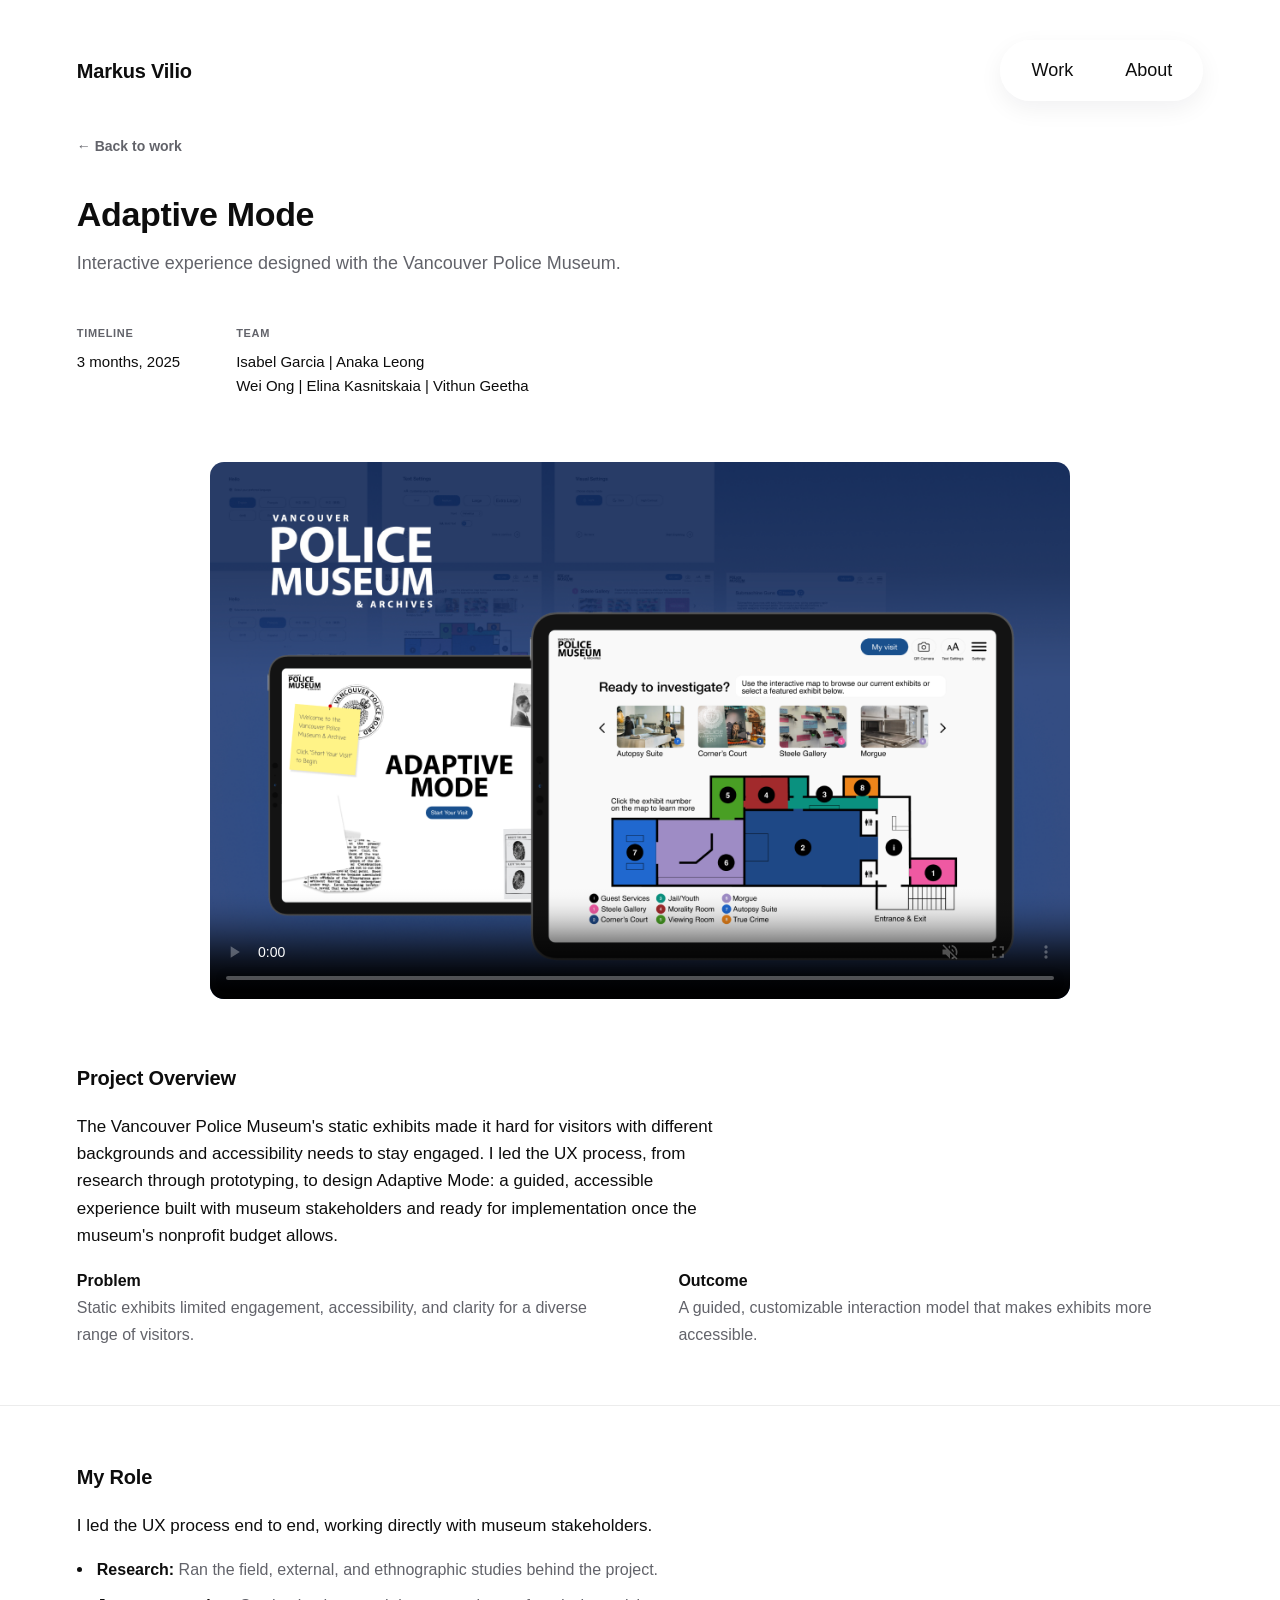
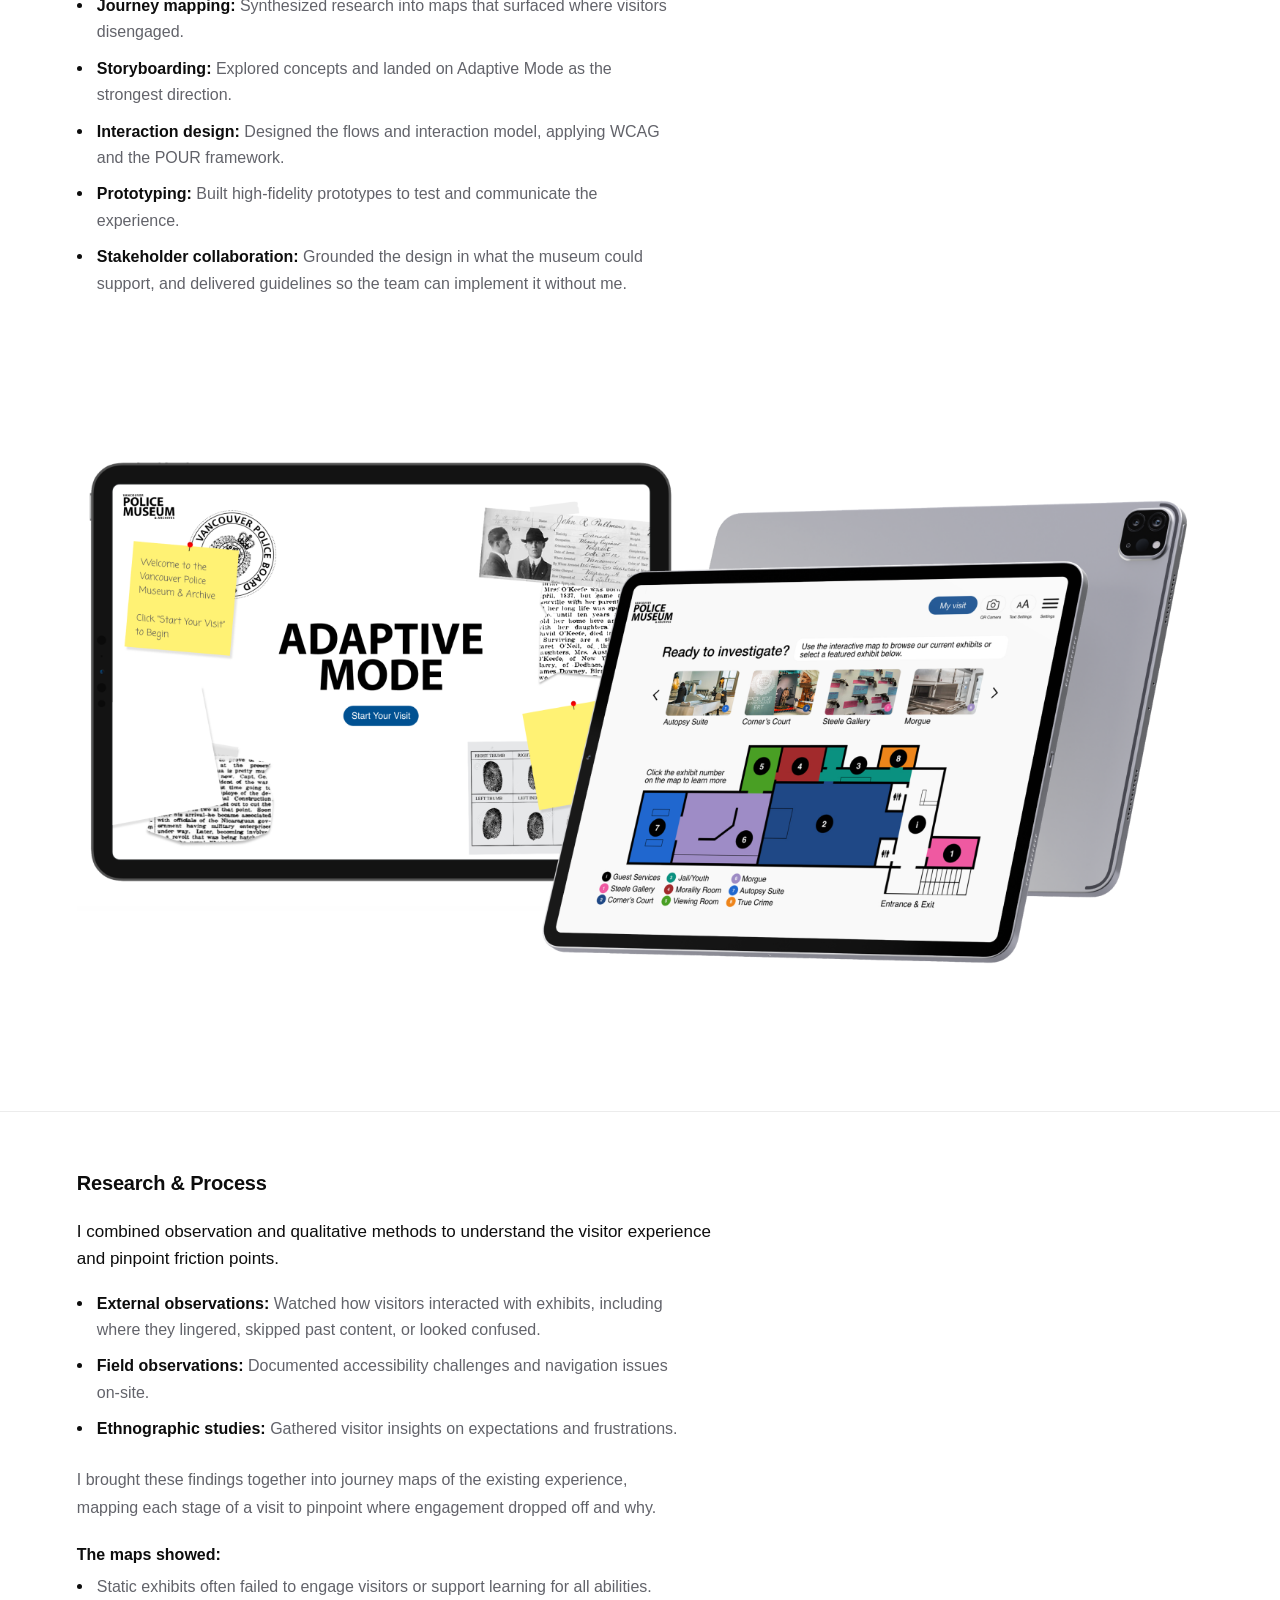
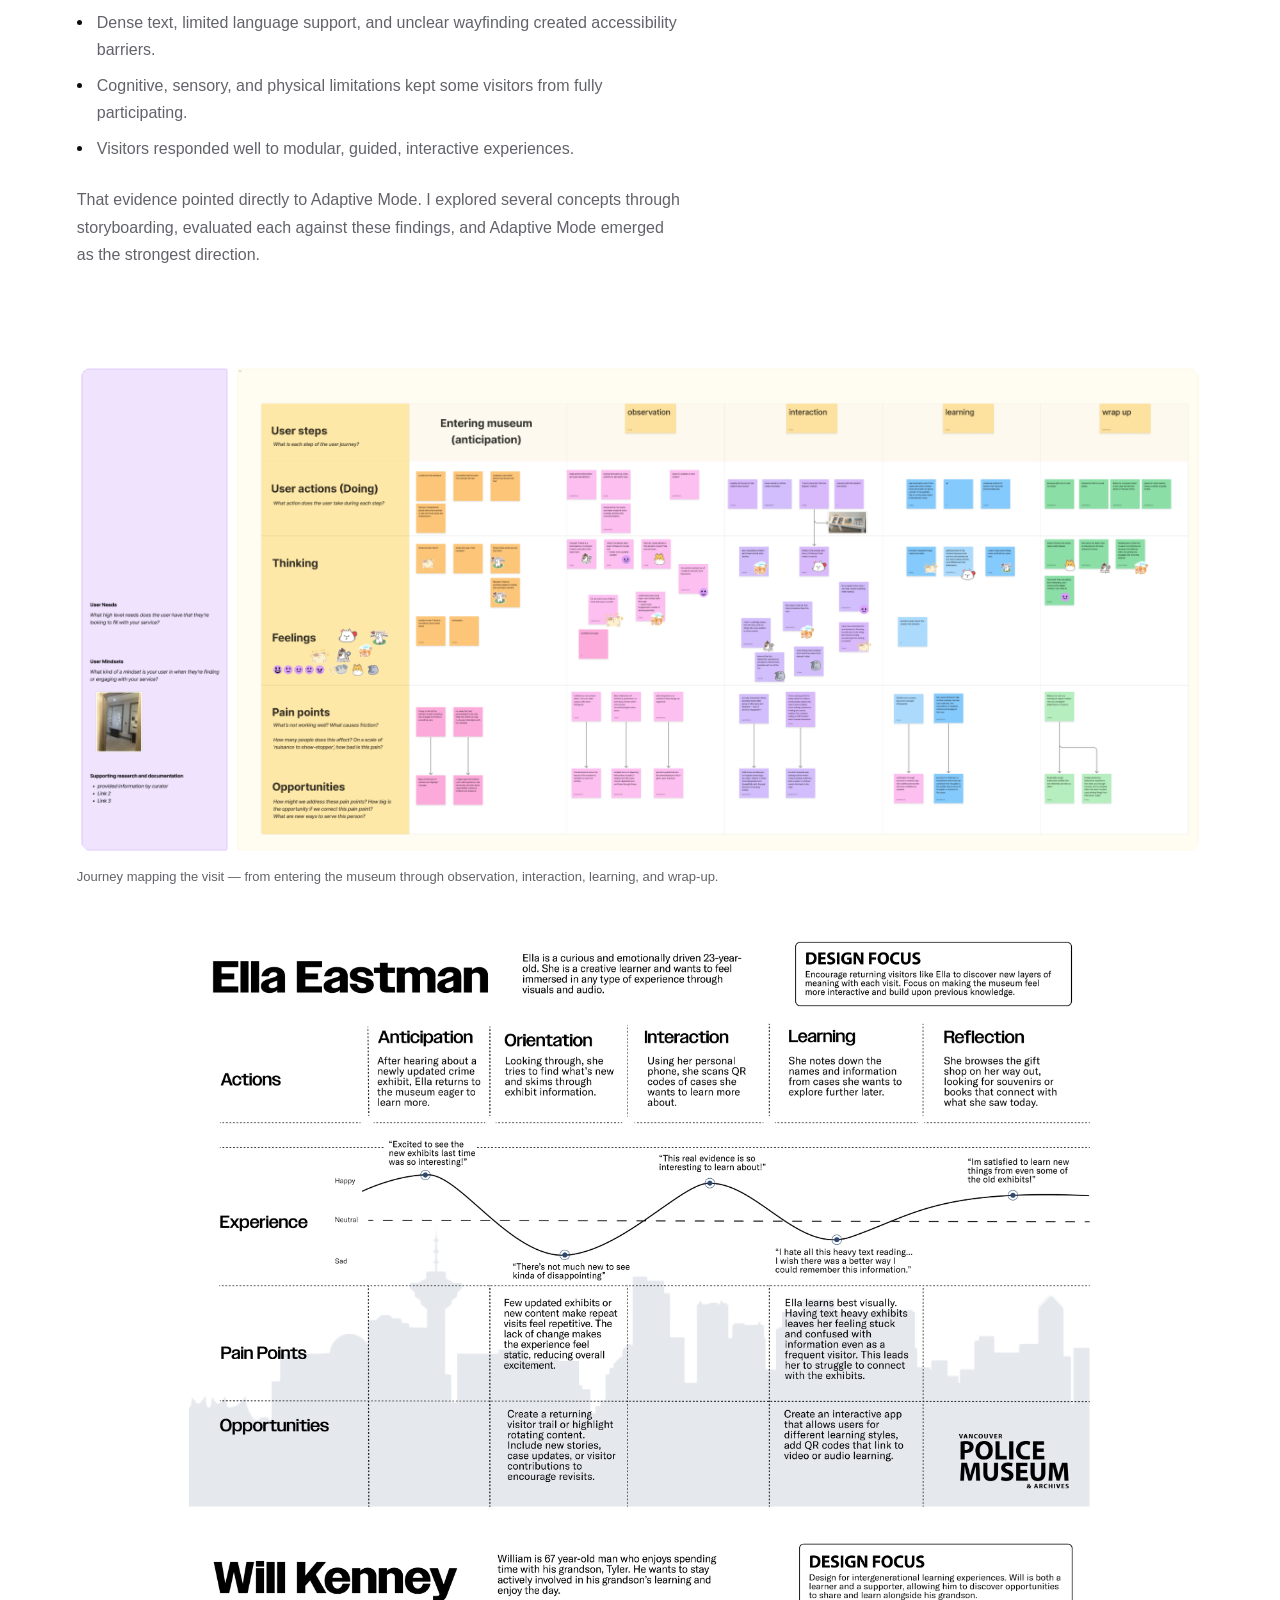
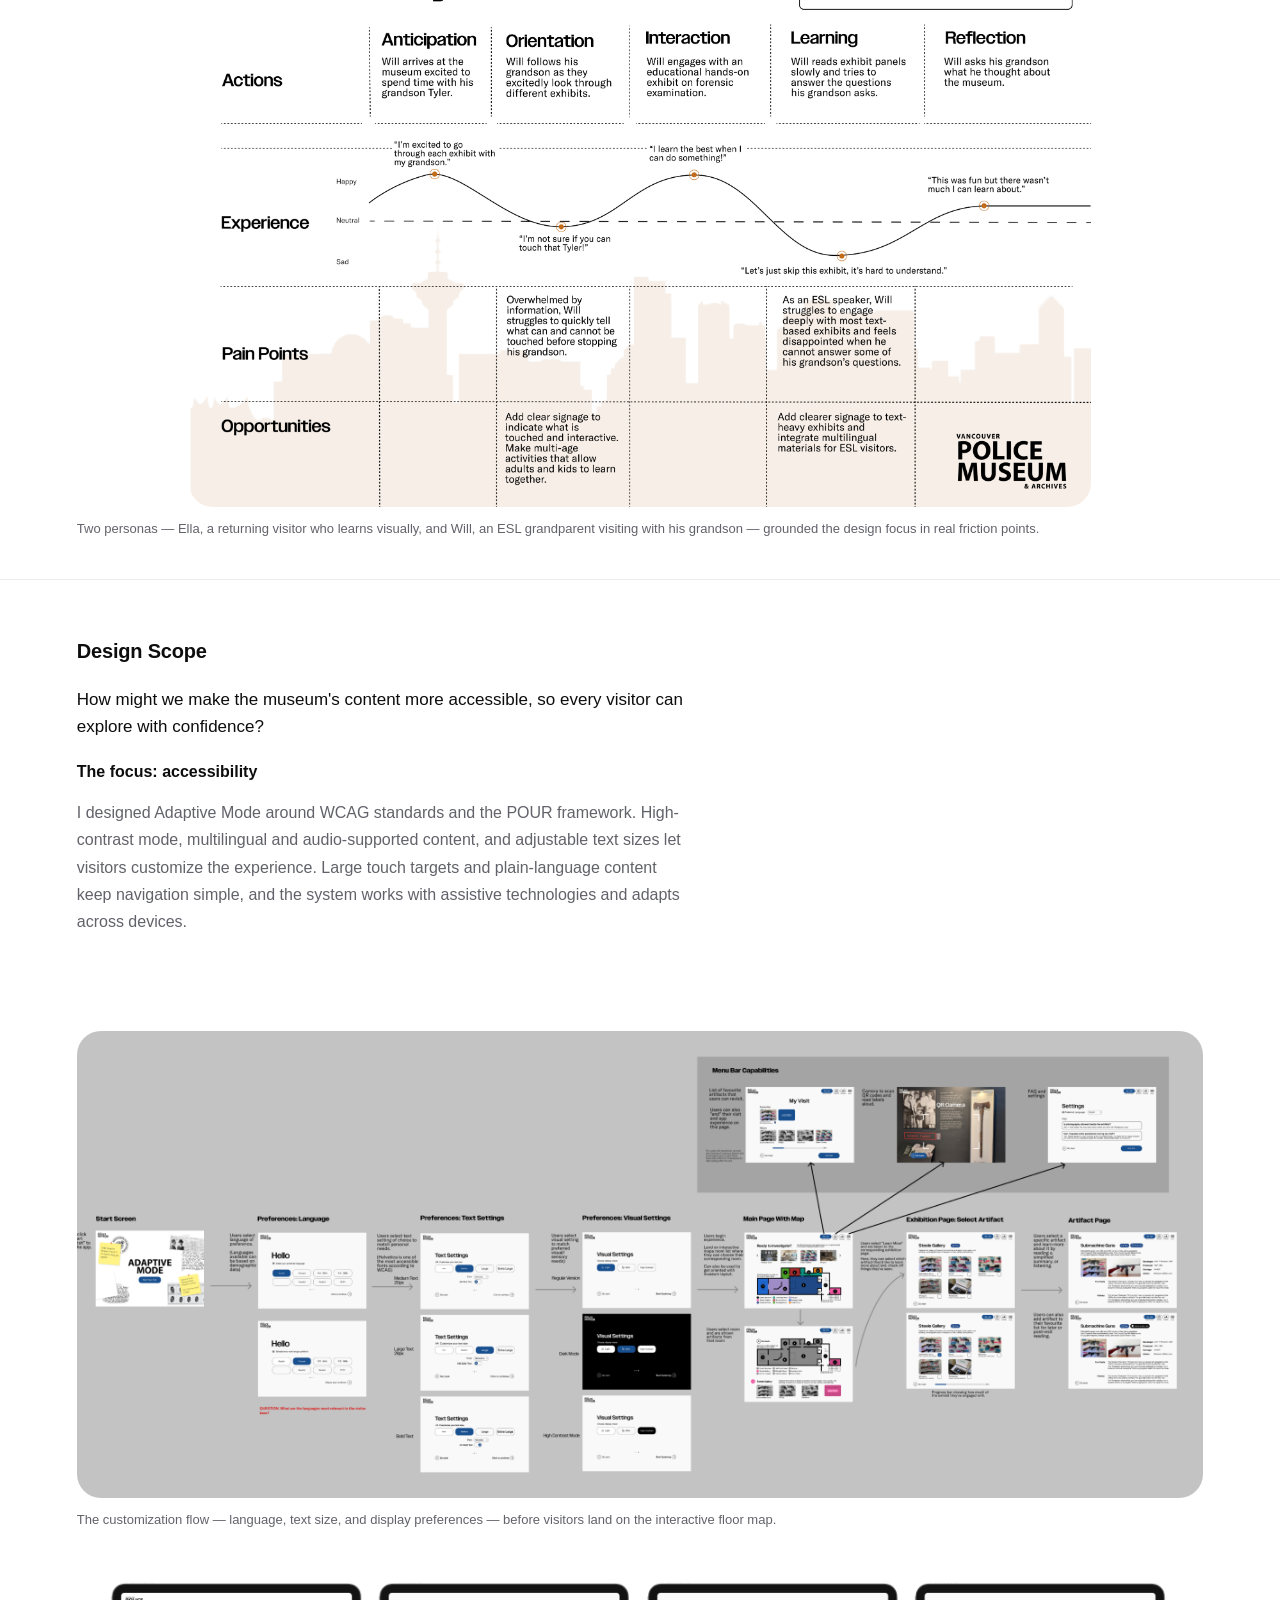
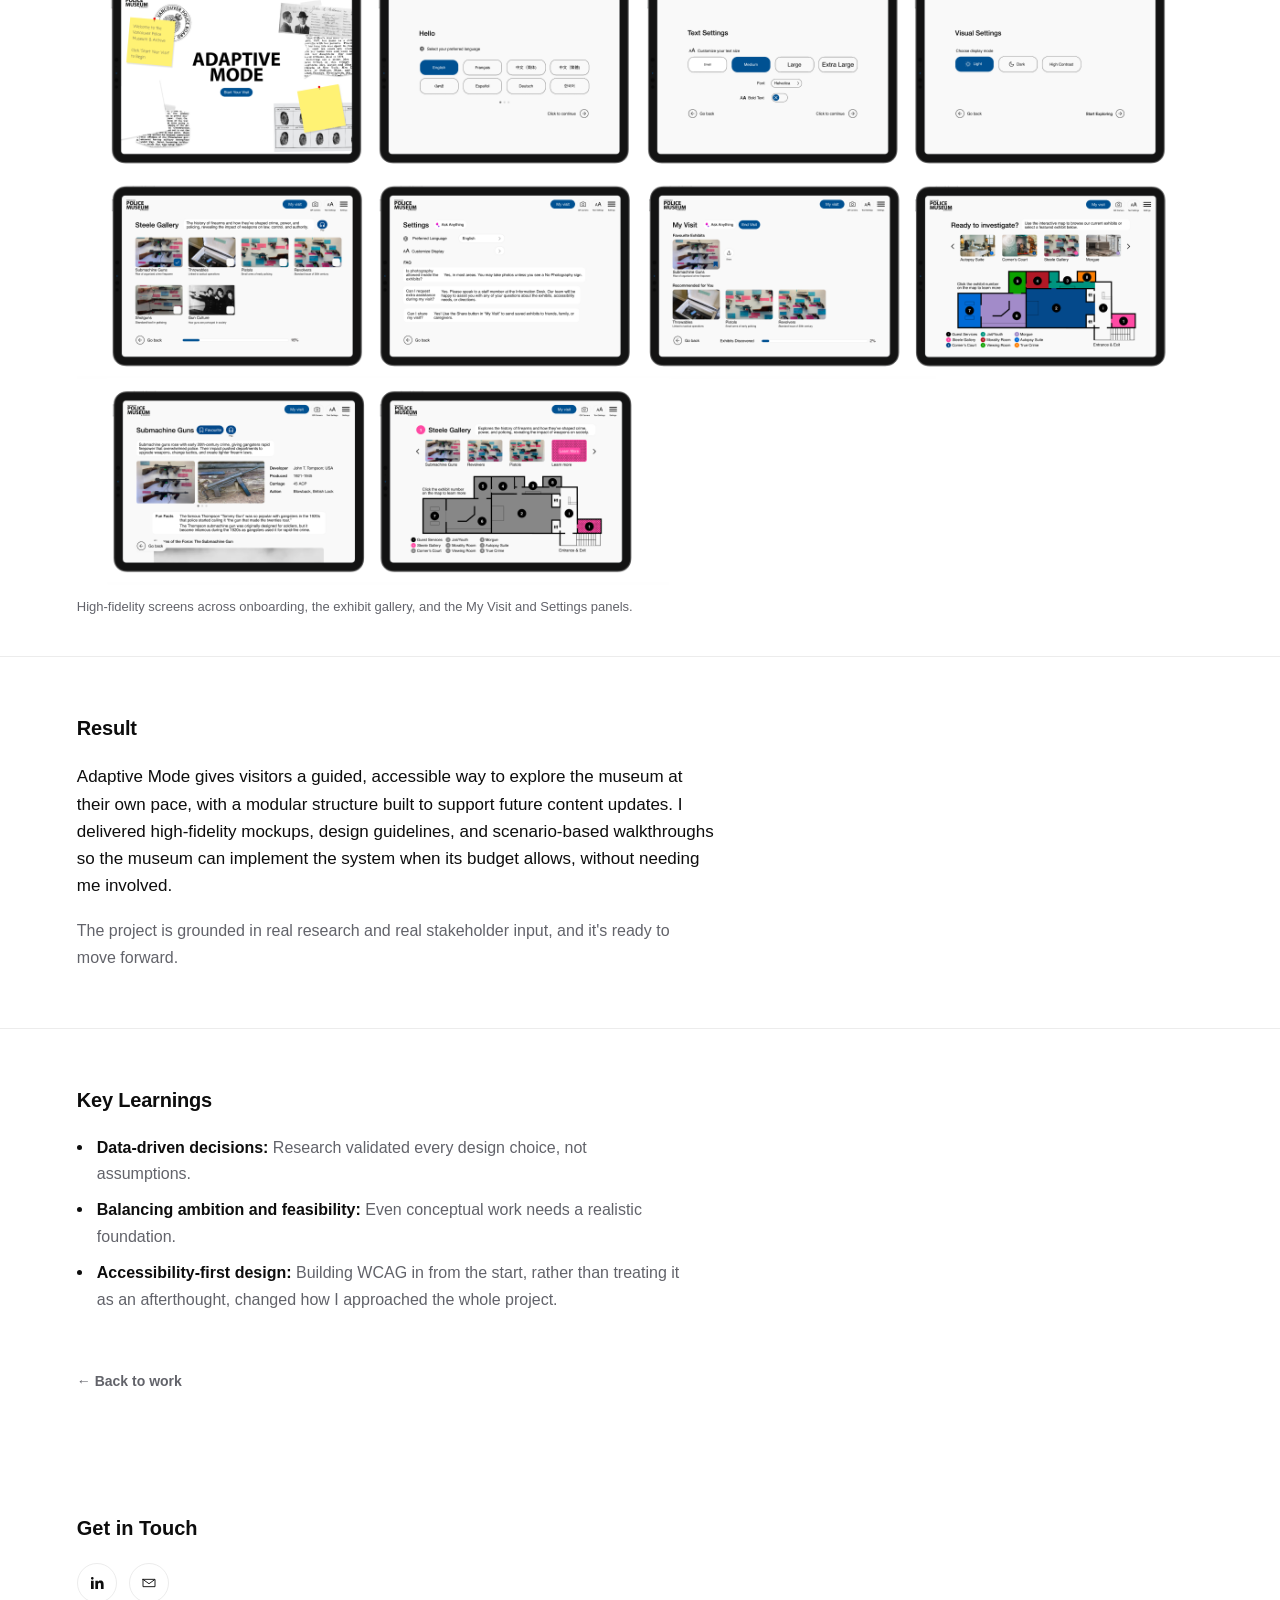
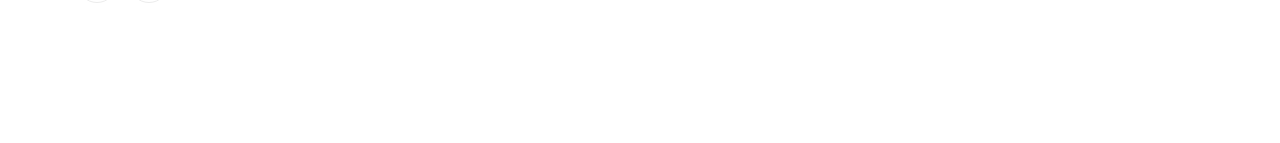
<file: police-museum.html>
<!DOCTYPE html>
<html lang="en">
<head>
  <meta charset="UTF-8">
  <meta name="viewport" content="width=device-width, initial-scale=1.0">
  <title>Adaptive Mode — Vancouver Police Museum &amp; Archives — Markus Vilio</title>
  <meta name="description" content="Adaptive Mode: a guided, accessible experience designed with the Vancouver Police Museum, built on WCAG and POUR principles.">
  <link rel="icon" type="image/svg+xml" href="images/favicon.svg">
  <link rel="alternate icon" href="images/favicon.ico">
  <link rel="apple-touch-icon" href="images/apple-touch-icon.png">
  <link rel="stylesheet" href="css/styles.css">
</head>
<body>

  <!-- Header -->
  <header class="site-header">
    <div class="container header-inner">
      <a href="index.html" class="logo">Markus Vilio</a>

      <nav class="nav-desktop" aria-label="Primary">
        <a href="index.html#work" class="nav-link">Work</a>
        <a href="about.html" class="nav-link">About</a>
      </nav>

      <button class="nav-toggle" id="navToggle" aria-label="Open menu" aria-expanded="false" aria-controls="navOverlay">
        <span></span>
        <span></span>
      </button>
    </div>
  </header>

  <!-- Mobile menu overlay -->
  <div class="nav-overlay" id="navOverlay">
    <button class="nav-close" id="navClose" aria-label="Close menu">
      <svg width="18" height="18" viewBox="0 0 18 18" fill="none" xmlns="http://www.w3.org/2000/svg">
        <path d="M1 1L17 17M17 1L1 17" stroke="currentColor" stroke-width="1.6" stroke-linecap="round"/>
      </svg>
    </button>
    <nav class="nav-overlay-links" aria-label="Mobile primary">
      <a href="index.html#work">Work</a>
      <a href="about.html">About</a>
      <a href="index.html#contact">Contact</a>
    </nav>
  </div>

  <main>
    <section class="case-hero container reveal-fade">
      <a href="index.html#work" class="back-link">&larr; Back to work</a>

      <h1>Adaptive Mode</h1>
      <p class="case-subtitle">Interactive experience designed with the Vancouver Police Museum.</p>

      <div class="case-meta">
        <div class="case-meta-item">
          <div class="label">Timeline</div>
          <div class="value">3 months, 2025</div>
        </div>
        <div class="case-meta-item">
          <div class="label">Team</div>
          <div class="value">Isabel Garcia | Anaka Leong<br>Wei Ong | Elina Kasnitskaia | Vithun Geetha</div>
        </div>
      </div>
    </section>

    <!-- Primary visual: walkthrough video, once VAN.mp4 is added to /images -->
    <section class="container reveal-fade" style="padding-bottom: 64px;">
      <video class="case-video" id="policeVideo" autoplay playsinline disablepictureinpicture poster="images/police-museum.png" controls controlsList="nodownload noremoteplayback" oncontextmenu="return false">
        <source src="images/VAN.mp4" type="video/mp4">
      </video>
    </section>

    <section class="case-section container reveal-fade" style="border-top: none; padding-top: 0;">
      <h2>Project Overview</h2>
      <p class="lede">The Vancouver Police Museum's static exhibits made it hard for visitors with different backgrounds and accessibility needs to stay engaged. I led the UX process, from research through prototyping, to design Adaptive Mode: a guided, accessible experience built with museum stakeholders and ready for implementation once the museum's nonprofit budget allows.</p>
      <div class="case-columns" style="margin-top: 8px;">
        <div>
          <p><strong style="color: var(--color-text);">Problem</strong><br>Static exhibits limited engagement, accessibility, and clarity for a diverse range of visitors.</p>
        </div>
        <div>
          <p><strong style="color: var(--color-text);">Outcome</strong><br>A guided, customizable interaction model that makes exhibits more accessible.</p>
        </div>
      </div>
    </section>

    <section class="case-section container reveal-fade">
      <h2>My Role</h2>
      <p class="lede">I led the UX process end to end, working directly with museum stakeholders.</p>
      <ul class="case-list">
        <li><strong>Research:</strong> Ran the field, external, and ethnographic studies behind the project.</li>
        <li><strong>Journey mapping:</strong> Synthesized research into maps that surfaced where visitors disengaged.</li>
        <li><strong>Storyboarding:</strong> Explored concepts and landed on Adaptive Mode as the strongest direction.</li>
        <li><strong>Interaction design:</strong> Designed the flows and interaction model, applying WCAG and the POUR framework.</li>
        <li><strong>Prototyping:</strong> Built high-fidelity prototypes to test and communicate the experience.</li>
        <li><strong>Stakeholder collaboration:</strong> Grounded the design in what the museum could support, and delivered guidelines so the team can implement it without me.</li>
      </ul>
    </section>

    <figure class="case-media-block container reveal-fade">
      <img src="images/police-hero-ipad.png" alt="Adaptive Mode start screen and interactive floor map shown on two tablets">
    </figure>

    <section class="case-section container reveal-fade">
      <h2>Research &amp; Process</h2>
      <p class="lede">I combined observation and qualitative methods to understand the visitor experience and pinpoint friction points.</p>
      <ul class="case-list">
        <li><strong>External observations:</strong> Watched how visitors interacted with exhibits, including where they lingered, skipped past content, or looked confused.</li>
        <li><strong>Field observations:</strong> Documented accessibility challenges and navigation issues on-site.</li>
        <li><strong>Ethnographic studies:</strong> Gathered visitor insights on expectations and frustrations.</li>
      </ul>
      <p style="margin-top: 24px;">I brought these findings together into journey maps of the existing experience, mapping each stage of a visit to pinpoint where engagement dropped off and why.</p>
      <p style="margin-top: 20px;"><strong style="color: var(--color-text);">The maps showed:</strong></p>
      <ul class="case-list">
        <li>Static exhibits often failed to engage visitors or support learning for all abilities.</li>
        <li>Dense text, limited language support, and unclear wayfinding created accessibility barriers.</li>
        <li>Cognitive, sensory, and physical limitations kept some visitors from fully participating.</li>
        <li>Visitors responded well to modular, guided, interactive experiences.</li>
      </ul>
      <p style="margin-top: 24px;">That evidence pointed directly to Adaptive Mode. I explored several concepts through storyboarding, evaluated each against these findings, and Adaptive Mode emerged as the strongest direction.</p>
    </section>

    <figure class="case-media-block container reveal-fade">
      <img src="images/police-journey-map.png" alt="Visitor journey map covering entering the museum, observation, interaction, learning, and wrap up">
      <figcaption>Journey mapping the visit — from entering the museum through observation, interaction, learning, and wrap-up.</figcaption>
    </figure>

    <figure class="case-media-block container reveal-fade">
      <img src="images/police-personas.png" alt="Ella Eastman and Will Kenney persona journey maps with design focus, pain points, and opportunities" style="max-width: 80%; margin: 0 auto;">
      <figcaption>Two personas — Ella, a returning visitor who learns visually, and Will, an ESL grandparent visiting with his grandson — grounded the design focus in real friction points.</figcaption>
    </figure>

    <section class="case-section container reveal-fade">
      <h2>Design Scope</h2>
      <p class="lede">How might we make the museum's content more accessible, so every visitor can explore with confidence?</p>
      <p><strong style="color: var(--color-text);">The focus: accessibility</strong></p>
      <p>I designed Adaptive Mode around WCAG standards and the POUR framework. High-contrast mode, multilingual and audio-supported content, and adjustable text sizes let visitors customize the experience. Large touch targets and plain-language content keep navigation simple, and the system works with assistive technologies and adapts across devices.</p>
    </section>

    <figure class="case-media-block container reveal-fade">
      <img src="images/police-flow-diagram.png" alt="Adaptive Mode flow diagram from start screen through language, text, and visual preferences to the main map and exhibit pages">
      <figcaption>The customization flow — language, text size, and display preferences — before visitors land on the interactive floor map.</figcaption>
    </figure>

    <figure class="case-media-block container reveal-fade">
      <img src="images/police-screens-grid.png" alt="Grid of ten high-fidelity Adaptive Mode screens across onboarding, exhibits, and settings">
      <figcaption>High-fidelity screens across onboarding, the exhibit gallery, and the My Visit and Settings panels.</figcaption>
    </figure>

    <section class="case-section container reveal-fade">
      <h2>Result</h2>
      <p class="lede">Adaptive Mode gives visitors a guided, accessible way to explore the museum at their own pace, with a modular structure built to support future content updates. I delivered high-fidelity mockups, design guidelines, and scenario-based walkthroughs so the museum can implement the system when its budget allows, without needing me involved.</p>
      <p>The project is grounded in real research and real stakeholder input, and it's ready to move forward.</p>
    </section>

    <section class="case-section container reveal-fade">
      <h2>Key Learnings</h2>
      <ul class="case-list">
        <li><strong>Data-driven decisions:</strong> Research validated every design choice, not assumptions.</li>
        <li><strong>Balancing ambition and feasibility:</strong> Even conceptual work needs a realistic foundation.</li>
        <li><strong>Accessibility-first design:</strong> Building WCAG in from the start, rather than treating it as an afterthought, changed how I approached the whole project.</li>
      </ul>
    </section>

    <div class="container reveal-fade" style="padding-bottom: 24px;">
      <a href="index.html#work" class="back-link" style="margin-bottom: 0;">&larr; Back to work</a>
    </div>

    <!-- Footer / Contact -->
    <footer class="site-footer container reveal-fade" id="contact" style="padding-top: 96px;">
      <h2>Get in Touch</h2>
      <div class="footer-icons">
        <a href="https://www.linkedin.com/in/markusv19" target="_blank" rel="noopener noreferrer" aria-label="LinkedIn" class="icon-circle">
          <svg width="16" height="16" viewBox="0 0 24 24" fill="none"><path d="M6.94 5a2 2 0 1 1-4 0 2 2 0 0 1 4 0ZM3 8.5h4V21H3V8.5Zm6.5 0h3.8v1.7h.05c.53-1 1.83-2.06 3.77-2.06 4.03 0 4.78 2.65 4.78 6.1V21h-4v-6.03c0-1.44-.03-3.3-2.02-3.3-2.02 0-2.33 1.58-2.33 3.2V21h-4V8.5Z" fill="currentColor"/></svg>
        </a>
        <a href="mailto:viliomarkus@gmail.com" aria-label="Email Me" class="icon-circle">
          <svg width="16" height="16" viewBox="0 0 24 24" fill="none"><path d="M3 6.5h18v11H3v-11Zm1.2 1 7.8 5.6L19.8 7.5" stroke="currentColor" stroke-width="1.4" fill="none" stroke-linecap="round" stroke-linejoin="round"/></svg>
        </a>
      </div>
    </footer>
  </main>

  <script src="js/script.js"></script>
</body>
</html>
</file>
<file: css/styles.css>
/* ---------------------------------------------
   Markus Vilio — Portfolio Homepage
   Font: SF Pro Text only
--------------------------------------------- */

:root {
  --font-sf: -apple-system, BlinkMacSystemFont, "SF Pro Text", "SF Pro Display", "Helvetica Neue", Arial, sans-serif;

  --color-bg: #ffffff;
  --color-text: #0d0d0d;
  --color-text-secondary: #62636a;
  --color-pill-bg: #f2f2f3;
  --color-border: #ececec;

  --color-teal: #29d2c1;
  --color-navy: #131b3f;
  --color-black: #0a0a0a;
  --color-cursor: #3966ad;

  --container-width: 1760px;
  --gutter: clamp(56px, 6vw, 140px);
  --gutter-mobile: 24px;

  --radius-lg: 24px;
  --radius-pill: 999px;

  --pill-height: 42px;
}

* {
  margin: 0;
  padding: 0;
  box-sizing: border-box;
}

html {
  -webkit-font-smoothing: antialiased;
  scroll-behavior: smooth;
}

body {
  font-family: var(--font-sf);
  background: var(--color-bg);
  color: var(--color-text);
  line-height: 1.5;
  overflow-x: hidden;
}

a {
  color: inherit;
  text-decoration: none;
}

img {
  display: block;
  max-width: 100%;
}

.container {
  width: 100%;
  max-width: var(--container-width);
  margin-inline: auto;
  padding-inline: var(--gutter);
}

/* ---------- Header ---------- */

.site-header {
  position: fixed;
  top: 0;
  left: 0;
  right: 0;
  z-index: 90;
  padding-top: 40px;
  padding-bottom: 40px;
}

/* Pushes page content below the now-fixed header. Update if header
   padding/content height changes. */
main {
  padding-top: 126px;
}

.header-inner {
  display: flex;
  align-items: center;
  justify-content: space-between;
}

.logo {
  font-size: 20px;
  font-weight: 590;
  letter-spacing: -0.01em;
}

.nav-desktop {
  position: relative;
  display: flex;
  align-items: center;
  gap: 4px;
  font-size: 18px;
  font-weight: 450;
  padding: 6px;
  border-radius: var(--radius-pill);
  background: rgba(255, 255, 255, 0.45);
  border: 1px solid rgba(255, 255, 255, 0.7);
  box-shadow:
    0 1px 1px rgba(255, 255, 255, 0.6) inset,
    0 8px 24px rgba(20, 20, 30, 0.06);
  backdrop-filter: blur(18px) saturate(160%);
  -webkit-backdrop-filter: blur(18px) saturate(160%);
}

.nav-link {
  padding: 10px 24px;
  border-radius: var(--radius-pill);
  font-weight: 450;
  transition: font-weight 0.15s ease;
}

.nav-link:hover {
  font-weight: 700;
}

/* Mobile pill toggle button (hidden on desktop) */
.nav-toggle {
  display: none;
  width: 46px;
  height: 46px;
  border-radius: var(--radius-pill);
  border: 1px solid rgba(255, 255, 255, 0.7);
  background: rgba(255, 255, 255, 0.45);
  box-shadow:
    0 1px 1px rgba(255, 255, 255, 0.6) inset,
    0 8px 24px rgba(20, 20, 30, 0.06);
  backdrop-filter: blur(18px) saturate(160%);
  -webkit-backdrop-filter: blur(18px) saturate(160%);
  align-items: center;
  justify-content: center;
  flex-direction: column;
  gap: 5px;
  cursor: pointer;
}

.nav-toggle span {
  display: block;
  width: 18px;
  height: 1.6px;
  background: var(--color-text);
  border-radius: 1px;
}

/* ---------- Mobile nav overlay ---------- */

.nav-overlay {
  position: fixed;
  inset: 0;
  z-index: 100;
  background: rgba(255, 255, 255, 0.82);
  backdrop-filter: blur(28px);
  -webkit-backdrop-filter: blur(28px);
  display: flex;
  flex-direction: column;
  align-items: center;
  justify-content: center;
  gap: 44px;
  opacity: 0;
  visibility: hidden;
  transform: translateY(-8px);
  transition: opacity 0.3s ease, transform 0.3s ease, visibility 0.3s;
}

.nav-overlay.is-open {
  opacity: 1;
  visibility: visible;
  transform: translateY(0);
}

.nav-overlay-links {
  display: flex;
  flex-direction: column;
  align-items: center;
  gap: 44px;
}

.nav-overlay-links a {
  font-size: 40px;
  font-weight: 500;
  letter-spacing: -0.01em;
}

.nav-close {
  position: absolute;
  top: 40px;
  right: var(--gutter-mobile);
  width: 46px;
  height: 46px;
  border-radius: var(--radius-pill);
  border: none;
  background: rgba(0, 0, 0, 0.05);
  display: flex;
  align-items: center;
  justify-content: center;
  cursor: pointer;
  color: var(--color-text);
}

body.menu-open {
  overflow: hidden;
}

/* ---------- Hero ---------- */

.hero {
  padding-top: 120px;
  padding-bottom: 140px;
}

.hero-line {
  font-size: 30px;
  font-weight: 450;
  line-height: 1.6;
  display: flex;
  flex-wrap: wrap;
  align-items: center;
  gap: 10px 10px;
  color: var(--color-text);
}

.hero-group {
  display: inline-flex;
  flex-wrap: nowrap;
  align-items: center;
  gap: 10px;
}

.hero-line--secondary {
  margin-top: 6px;
  color: var(--color-text);
}

.pill {
  display: inline-flex;
  align-items: center;
  gap: 8px;
  background: var(--color-pill-bg);
  padding: 6px 16px;
  border-radius: 6px;
  font-weight: 590;
  line-height: 1;
}

.pill-text {
  white-space: nowrap;
}

.pill-icon {
  width: 20px;
  height: 20px;
  object-fit: contain;
  opacity: 0.85;
}

.pill-type {
  cursor: pointer;
}

.pill-type:focus-visible {
  outline: 2px solid var(--color-text);
  outline-offset: 3px;
}

.pill-text.is-typing::after {
  content: "";
  display: inline-block;
  width: 1px;
  height: 1em;
  margin-left: 2px;
  background: currentColor;
  vertical-align: -0.15em;
  animation: pill-cursor-blink 0.8s steps(1) infinite;
}

@keyframes pill-cursor-blink {
  50% {
    opacity: 0;
  }
}

/* Standalone video module. Sits on its own row below the intro text
   so its left edge lines up with the logo above and the project
   images below (all share the container's left padding). Small,
   muted, looping, no click interaction. */
.hero-video-wrap {
  display: inline-flex;
  align-items: center;
  line-height: 0;
  cursor: pointer;
}

.hero-video-wrap:focus-visible {
  outline: 2px solid var(--color-text);
  outline-offset: 3px;
  border-radius: 10px;
}

.hero-video {
  height: var(--pill-height);
  aspect-ratio: 16 / 9;
  width: auto;
  border-radius: 10px;
  object-fit: cover;
}

/* ---------- Work / project sections ---------- */

.work {
  display: flex;
  flex-direction: column;
  gap: 140px;
  padding-bottom: 160px;
}

.project {
  display: grid;
  grid-template-columns: 1.05fr 0.85fr;
  gap: var(--gutter);
  align-items: start;
}

.project--media-last {
  grid-template-columns: 0.85fr 1.05fr;
}

.project--media-last .project-media {
  order: 2;
}

.project-media {
  position: relative;
  border-radius: var(--radius-lg);
  overflow: hidden;
  line-height: 0;
  aspect-ratio: 14 / 9;
}

.project-media img,
.project-media video {
  width: 100%;
  height: 100%;
  display: block;
  object-fit: cover;
  object-position: center;
  transform: scale(1);
  transition: transform 0.6s cubic-bezier(0.22, 1, 0.36, 1);
}

.project-media:hover img,
.project-media:hover video {
  transform: scale(1.06);
}

.project-media-img--top {
  object-position: center 20% !important;
}

@media (prefers-reduced-motion: reduce) {
  .project-media img,
  .project-media video {
    transition: none;
  }

  .project-media:hover img,
  .project-media:hover video {
    transform: scale(1);
  }
}

.project-copy {
  margin-top: 14px;
}

.project-copy h2 {
  font-size: 24px;
  font-weight: 600;
  letter-spacing: -0.01em;
  margin-bottom: 20px;
}

.project-copy p {
  font-size: 18px;
  color: var(--color-text-secondary);
  line-height: 1.65;
  max-width: 46ch;
}

.project-copy p + p {
  margin-top: 18px;
}

.project-note {
  font-size: 13px !important;
  font-style: italic;
  color: var(--color-text-secondary);
  opacity: 0.75;
  padding-left: 12px;
  border-left: 2px solid var(--color-border);
  max-width: 42ch !important;
  margin-top: 30px !important;
}

/* ---------- About page ---------- */

.about-intro {
  padding-top: 8px;
  padding-bottom: 96px;
}

.about-intro h1 {
  font-size: 24px;
  font-weight: 600;
  letter-spacing: -0.01em;
  margin-bottom: 6px;
}

/* ---------- Hover Name (About page) ---------- */

.hover-name {
  position: relative;
  display: inline-block;
  cursor: pointer;
  isolation: isolate;
}

.hover-name-text {
  position: relative;
  z-index: 2;
}

.hover-card {
  position: absolute;
  top: 0;
  left: 0;
  width: 160px;
  height: 210px;
  border-radius: var(--radius-lg);
  overflow: hidden;
  background: var(--color-navy);
  box-shadow: 0 24px 48px rgba(0, 0, 0, 0.28);
  opacity: 0;
  visibility: hidden;
  pointer-events: none;
  transform: translate(-50%, -50%) scale(0.9);
  transition: opacity 0.25s ease, visibility 0.25s ease, transform 0.25s ease,
    left 0.12s ease-out, top 0.12s ease-out;
  z-index: 1;
}

.hover-name.is-active .hover-card {
  opacity: 1;
  visibility: visible;
  transform: translate(-50%, -50%) scale(1);
}

.hover-card-img {
  width: 100%;
  height: 100%;
  object-fit: cover;
}

.about-intro-grid {
  display: flex;
  align-items: flex-start;
  gap: 88px;
}

.about-text {
  flex: 1 1 420px;
  max-width: 560px;
  min-width: 280px;
}

/* ---------- About photo puzzle ---------- */
/* One photo sliced into a square 5x5 grid of tiles via a shared
   background-image. Most tiles sit in the right spot, a few are shuffled,
   and a few sit scattered outside the grid. Desktop only — each tile can
   be picked up and dragged around like a real puzzle piece (script.js).

   The wrap reserves scaled-down layout space while the puzzle itself
   keeps its native 650x540 coordinate system and is visually scaled with
   `transform`, so the tile positions never need recalculating — it just
   shrinks in place as the page narrows, then disappears outright rather
   than ever wrapping above or below the text. Purely decorative. */

.about-puzzle-wrap {
  --puzzle-scale: 1;
  width: calc(650px * var(--puzzle-scale));
  height: calc(540px * var(--puzzle-scale));
  flex-shrink: 0;
}

.about-puzzle {
  position: relative;
  width: 650px;
  height: 540px;
  transform: scale(var(--puzzle-scale));
  transform-origin: top left;
}

.puzzle-tile {
  position: absolute;
  width: 80px;
  height: 80px;
  border-radius: 8px;
  background-image: url('../images/puzzle.png');
  background-size: 500% 500%;
  box-shadow: 0 1px 2px rgba(20, 20, 30, 0.1);
  cursor: grab;
  touch-action: none;
  user-select: none;
  transition: box-shadow 0.2s ease;
}

.puzzle-tile:active,
.puzzle-tile.is-dragging {
  cursor: grabbing;
  box-shadow: 0 16px 32px rgba(20, 20, 30, 0.24);
  z-index: 20;
}

.about-subtitle {
  font-size: 20px;
  color: var(--color-text-secondary);
  font-weight: 450;
  margin-bottom: 40px;
}

.about-body {
  max-width: 62ch;
  margin-bottom: 40px;
}

.about-body p {
  font-size: 18px;
  line-height: 1.6;
  color: var(--color-text);
}

.about-body p + p {
  margin-top: 22px;
}

.copy-email-btn {
  display: inline-flex;
  align-items: center;
  gap: 10px;
  padding: 12px 20px;
  border-radius: var(--radius-pill);
  border: 1px solid var(--color-text);
  background: transparent;
  color: var(--color-text);
  font-family: var(--font-sf);
  font-size: 15px;
  font-weight: 450;
  cursor: pointer;
  transition: background 0.2s ease, color 0.2s ease;
}

.copy-email-btn:hover,
.copy-email-btn:focus-visible {
  background: var(--color-text);
  color: #ffffff;
}

.copy-email-btn svg {
  flex-shrink: 0;
}

/* ---------- Experience ---------- */

.experience {
  padding-bottom: 160px;
}

.experience h2 {
  font-size: 20px;
  font-weight: 590;
  margin-bottom: 28px;
}

.experience-list {
  display: flex;
  flex-direction: column;
}

.experience-item {
  display: grid;
  grid-template-columns: 110px 1fr 110px;
  gap: var(--gutter);
  align-items: start;
  padding: 22px 0;
  border-top: 1px solid var(--color-border);
  font-size: 15px;
}

.experience-item:last-child {
  border-bottom: 1px solid var(--color-border);
}

.experience-dates {
  color: var(--color-text);
  font-weight: 450;
}

.experience-company {
  color: var(--color-text-secondary);
  margin-bottom: 4px;
}

.experience-title {
  color: var(--color-text);
  font-weight: 500;
}

.experience-location {
  text-align: right;
  color: var(--color-text);
}

/* Puzzle scales down as the page narrows so it can stay beside the
   text without ever wrapping, then disappears outright once there's no
   longer room for it next to "Hi, I'm Markus." */
@media (max-width: 1550px) {
  .about-puzzle-wrap {
    --puzzle-scale: 0.78;
  }
}

@media (max-width: 1300px) {
  .about-puzzle-wrap {
    --puzzle-scale: 0.58;
  }
}

@media (max-width: 1100px) {
  .about-puzzle-wrap {
    --puzzle-scale: 0.4;
  }
}

@media (max-width: 960px) {
  .about-puzzle-wrap {
    display: none;
  }
}

@media (max-width: 860px) {
  .about-intro {
    padding-bottom: 64px;
  }

  .about-intro-grid {
    display: block;
  }

  .about-intro h1 {
    font-size: 20px;
  }

  .hover-card {
    width: 128px;
    height: 168px;
  }

  .about-subtitle {
    font-size: 17px;
    margin-bottom: 28px;
  }

  .about-body p {
    font-size: 16px;
  }

  .experience {
    padding-bottom: 100px;
  }

  .experience-item {
    grid-template-columns: 1fr;
    gap: 6px;
    padding: 18px 0;
  }

  .experience-location {
    text-align: left;
  }
}

/* ---------- Case study pages ---------- */

.case-hero {
  padding-top: 8px;
  padding-bottom: 64px;
}

.case-hero h1 {
  font-size: 34px;
  font-weight: 600;
  letter-spacing: -0.01em;
  margin-bottom: 10px;
}

.case-subtitle {
  font-size: 18px;
  color: var(--color-text-secondary);
  max-width: 56ch;
}

.case-meta {
  display: flex;
  flex-wrap: wrap;
  gap: 56px;
  margin-top: 48px;
}

.case-meta-item .label {
  font-size: 11px;
  font-weight: 590;
  text-transform: uppercase;
  letter-spacing: 0.06em;
  color: var(--color-text-secondary);
  margin-bottom: 8px;
}

.case-meta-item .value {
  font-size: 15px;
  line-height: 1.6;
}

.case-media {
  border-radius: var(--radius-lg);
  overflow: hidden;
  line-height: 0;
}

.case-media img {
  width: 100%;
  height: auto;
  display: block;
}

.case-media--framed {
  background: #f4f4f5;
  padding: 64px var(--gutter);
  display: flex;
  align-items: center;
  justify-content: center;
}

.case-media--framed img {
  width: 100%;
  max-width: 900px;
}

.case-section {
  padding-block: 56px;
  border-top: 1px solid var(--color-border);
}

.case-section h2 {
  font-size: 20px;
  font-weight: 600;
  letter-spacing: -0.01em;
  margin-bottom: 20px;
}

.case-section .lede {
  font-size: 17px;
  color: var(--color-text);
  max-width: 68ch;
  line-height: 1.6;
  margin-bottom: 18px;
}

.case-section p {
  font-size: 16px;
  color: var(--color-text-secondary);
  line-height: 1.7;
  max-width: 68ch;
}

.case-section p + p {
  margin-top: 14px;
}

.case-list {
  list-style: none;
  max-width: 68ch;
  margin-top: 6px;
}

.case-list li {
  position: relative;
  padding-left: 20px;
  font-size: 16px;
  color: var(--color-text-secondary);
  line-height: 1.65;
}

.case-list li + li {
  margin-top: 10px;
}

.case-list li::before {
  content: "";
  position: absolute;
  left: 0;
  top: 10px;
  width: 5px;
  height: 5px;
  border-radius: 50%;
  background: var(--color-text);
}

.case-list li strong {
  color: var(--color-text);
  font-weight: 590;
}

/* Decision sub-headings on the Davidson case page */
.decision-title {
  font-size: 18px;
  font-weight: 600;
  letter-spacing: -0.01em;
  margin-bottom: 18px;
  color: var(--color-text);
}

/* Visitor type cards on the Davidson case page */
.visitor-cards {
  display: grid;
  grid-template-columns: repeat(3, 1fr);
  gap: 16px;
  max-width: 860px;
}

.visitor-card {
  border: 1px solid var(--color-border);
  border-radius: 12px;
  padding: 20px;
}

.visitor-card-title {
  font-size: 15px;
  font-weight: 600;
  color: var(--color-text);
  margin-bottom: 8px;
}

.visitor-card p {
  font-size: 14px;
  color: var(--color-text-secondary);
  line-height: 1.6;
  margin: 0;
}

@media (max-width: 768px) {
  .visitor-cards {
    grid-template-columns: 1fr;
  }
}

.case-columns {
  display: grid;
  grid-template-columns: 1fr 1fr;
  gap: var(--gutter);
}

.case-media-block {
  margin: 40px 0;
}

.case-media-block img {
  width: 100%;
  height: auto;
  display: block;
  border-radius: var(--radius-lg);
}

.case-media-block figcaption {
  margin-top: 12px;
  font-size: 13px;
  color: var(--color-text-secondary);
}

/* ---------- Colour swatches / fonts / logotype ---------- */

.colour-swatches {
  display: flex;
  flex-wrap: wrap;
  gap: 12px;
  margin-top: 18px;
}

.colour-swatch {
  width: 60px;
  height: 60px;
  border-radius: 12px;
}

.colour-swatch--outline {
  border: 1px solid var(--color-border);
}

.font-specimen {
  display: flex;
  gap: 48px;
  flex-wrap: wrap;
  margin-top: 6px;
}

.font-specimen-group .font-name {
  font-size: 22px;
  font-weight: 600;
  margin-bottom: 10px;
}

.font-specimen-group.is-mono .font-name {
  font-family: "SF Mono", ui-monospace, Menlo, Consolas, monospace;
  font-weight: 500;
}

.font-specimen-group .font-weights {
  font-size: 14px;
  color: var(--color-text-secondary);
  line-height: 1.7;
}

.logotype-block img {
  height: 48px;
  width: auto;
  margin-bottom: 18px;
}

.image-treatment-pair {
  display: flex;
  gap: 12px;
  margin-top: 18px;
}

.image-treatment-pair img {
  width: 50%;
  border-radius: 12px;
  display: block;
}

/* ---------- Sitemap grid ---------- */

.sitemap-grid {
  display: grid;
  grid-template-columns: repeat(4, 1fr);
  gap: 36px 28px;
  margin-top: 8px;
}

.sitemap-item img {
  width: 100%;
  aspect-ratio: 16 / 10;
  object-fit: cover;
  border-radius: 12px;
  margin-bottom: 16px;
}

.sitemap-item h3 {
  font-size: 15px;
  font-weight: 590;
  margin-bottom: 8px;
}

.sitemap-item p {
  font-size: 13.5px;
  color: var(--color-text-secondary);
  line-height: 1.6;
  max-width: none;
}

/* ---------- Case-study preview video ---------- */
/* Plain video, no device mockup — just a slight rounded corner. */

.case-video {
  width: 100%;
  max-width: 860px;
  display: block;
  margin: 0 auto;
  aspect-ratio: 16 / 10;
  object-fit: cover;
  border-radius: 14px;
  background: #111;
}

@media (max-width: 1100px) {
  .sitemap-grid {
    grid-template-columns: repeat(2, 1fr);
  }
}

@media (max-width: 860px) {
  .case-hero {
    padding-bottom: 44px;
  }

  .case-hero h1 {
    font-size: 26px;
  }

  .case-subtitle {
    font-size: 16px;
  }

  .case-meta {
    gap: 32px;
    margin-top: 32px;
  }

  .case-section {
    padding-block: 40px;
  }

  .case-columns {
    grid-template-columns: 1fr;
    gap: 40px;
  }

  .case-media--framed {
    padding: 32px var(--gutter-mobile);
  }

  .sitemap-grid {
    grid-template-columns: 1fr;
    gap: 32px;
  }

  .image-treatment-pair {
    flex-direction: column;
  }

  .image-treatment-pair img {
    width: 100%;
  }
}

/* ---------- Project detail pages ---------- */

.project-detail {
  padding-bottom: 160px;
}

.back-link {
  display: inline-flex;
  align-items: center;
  gap: 8px;
  font-size: 14px;
  font-weight: 590;
  color: var(--color-text-secondary);
  margin-bottom: 32px;
}

.back-link:hover {
  color: var(--color-text);
}

.project-detail-hero {
  border-radius: var(--radius-lg);
  overflow: hidden;
  line-height: 0;
  margin-bottom: 48px;
}

.project-detail-hero img {
  width: 100%;
  height: auto;
  display: block;
  object-fit: cover;
}

.project-detail-copy h1 {
  font-size: 32px;
  font-weight: 600;
  letter-spacing: -0.01em;
  margin-bottom: 24px;
}

.project-detail-copy p {
  font-size: 16px;
  color: var(--color-text-secondary);
  line-height: 1.65;
  max-width: 62ch;
}

.project-detail-copy p + p {
  margin-top: 18px;
}

@media (max-width: 860px) {
  .project-detail {
    padding-bottom: 100px;
  }

  .project-detail-hero {
    margin-bottom: 32px;
  }

  .project-detail-copy h1 {
    font-size: 24px;
  }
}

/* ---------- Footer ---------- */

.site-footer {
  padding-bottom: 140px;
}

.site-footer h2 {
  font-size: 20px;
  font-weight: 590;
  margin-bottom: 20px;
}

.footer-icons {
  display: flex;
  gap: 12px;
}

.icon-circle {
  width: 40px;
  height: 40px;
  border-radius: 50%;
  border: 1px solid var(--color-border);
  display: flex;
  align-items: center;
  justify-content: center;
  transition: background 0.2s ease, transform 0.2s ease;
}

.icon-circle:hover {
  background: var(--color-pill-bg);
  transform: translateY(-2px);
}

/* ---------- Responsive ---------- */

@media (max-width: 1100px) {
  :root {
    --gutter: 56px;
  }

  .hero-line {
    font-size: 26px;
  }

  :root {
    --pill-height: 38px;
  }
}

@media (max-width: 860px) {
  :root {
    --gutter: var(--gutter-mobile);
  }

  .site-header {
    padding-top: 28px;
    padding-bottom: 0;
  }

  main {
    padding-top: 74px;
  }

  .nav-desktop {
    display: none;
  }

  .nav-toggle {
    display: flex;
  }

  .hero {
    padding-top: 72px;
    padding-bottom: 88px;
  }

  .hero-line {
    font-size: 21px;
    gap: 8px 8px;
  }

  .pill {
    padding: 5px 14px;
  }

  .pill-icon {
    width: 16px;
    height: 16px;
  }

  :root {
    --pill-height: 31px;
  }

  .work {
    gap: 88px;
    padding-bottom: 100px;
  }

  .project,
  .project--media-last {
    grid-template-columns: 1fr;
    gap: 28px;
  }

  .project--media-last .project-media {
    order: 0;
  }

  .project--media-last .project-copy {
    order: 1;
  }

  .project-copy h2 {
    font-size: 21px;
  }

  .site-footer {
    padding-bottom: 88px;
  }
}

@media (max-width: 420px) {
  .hero-line {
    font-size: 19px;
  }

  :root {
    --pill-height: 29px;
  }

  .nav-overlay-links a {
    font-size: 32px;
  }
}

/* ---------- Video lightbox ---------- */

.video-modal {
  position: fixed;
  inset: 0;
  z-index: 300;
  display: flex;
  align-items: center;
  justify-content: center;
  opacity: 0;
  visibility: hidden;
  transition: opacity 0.3s ease, visibility 0.3s;
}

.video-modal.is-open {
  opacity: 1;
  visibility: visible;
}

.video-modal-backdrop {
  position: absolute;
  inset: 0;
  background: rgba(10, 10, 12, 0.4);
  backdrop-filter: blur(22px);
  -webkit-backdrop-filter: blur(22px);
  cursor: pointer;
}

.video-modal-content {
  position: relative;
  z-index: 1;
  width: min(880px, 88vw);
  aspect-ratio: 16 / 9;
  border-radius: 18px;
  overflow: hidden;
  box-shadow: 0 30px 80px rgba(0, 0, 0, 0.35);
  transform: scale(0.94);
  transition: transform 0.35s cubic-bezier(0.34, 1.56, 0.64, 1);
}

.video-modal.is-open .video-modal-content {
  transform: scale(1);
}

.video-modal-video {
  width: 100%;
  height: 100%;
  object-fit: cover;
  display: block;
}

.video-modal-close {
  position: absolute;
  top: 14px;
  right: 14px;
  z-index: 2;
  width: 38px;
  height: 38px;
  border-radius: 50%;
  border: none;
  background: rgba(255, 255, 255, 0.9);
  color: var(--color-text);
  display: flex;
  align-items: center;
  justify-content: center;
  cursor: pointer;
}

body.video-modal-open {
  overflow: hidden;
}

/* ---------- Reveal on Scroll ---------- */

.reveal-fade {
  opacity: 0.35;
  transform: translateY(18px);
  transition: opacity 0.9s ease, transform 0.9s ease;
}

.reveal-fade.is-visible {
  opacity: 1;
  transform: translateY(0);
}

@media (prefers-reduced-motion: reduce) {
  .reveal-fade {
    opacity: 1;
    transform: none;
    transition: none;
  }
}

/* ---------- Custom cursor ---------- */
/* A small dot replaces the system pointer on devices with a real mouse.
   It grows into a filled circle with an arrow whenever the pointer is
   over a link that navigates somewhere (nav, logo, project media/titles,
   footer icons, back-to-work links). Injected + driven by script.js;
   left untouched on touch devices, which keep native tap behaviour. */

.has-custom-cursor,
.has-custom-cursor * {
  cursor: none !important;
}

.custom-cursor {
  position: fixed;
  top: 0;
  left: 0;
  width: 0;
  height: 0;
  pointer-events: none;
  z-index: 9999;
  opacity: 0;
  transition: opacity 0.2s ease;
}

.custom-cursor-dot {
  position: absolute;
  top: 0;
  left: 0;
  width: 20px;
  height: 20px;
  margin: -10px 0 0 -10px;
  border-radius: 50%;
  background: var(--color-cursor);
  transition: width 0.22s cubic-bezier(0.16, 1, 0.3, 1),
    height 0.22s cubic-bezier(0.16, 1, 0.3, 1),
    margin 0.22s cubic-bezier(0.16, 1, 0.3, 1);
}

.custom-cursor-arrow {
  position: absolute;
  top: 0;
  left: 0;
  width: 18px;
  height: 18px;
  margin: -9px 0 0 -9px;
  opacity: 0;
  transform: scale(0.4);
  transition: opacity 0.18s ease, transform 0.22s cubic-bezier(0.16, 1, 0.3, 1);
}

.custom-cursor-plus {
  position: absolute;
  top: 0;
  left: 0;
  width: 18px;
  height: 18px;
  margin: -9px 0 0 -9px;
  opacity: 0;
  transform: scale(0.4);
  transition: opacity 0.18s ease, transform 0.22s cubic-bezier(0.16, 1, 0.3, 1);
}

.custom-cursor.is-hover .custom-cursor-dot,
.custom-cursor.is-video .custom-cursor-dot {
  width: 54px;
  height: 54px;
  margin: -27px 0 0 -27px;
}

.custom-cursor.is-hover .custom-cursor-arrow {
  opacity: 1;
  transform: scale(1);
}

.custom-cursor.is-video .custom-cursor-plus {
  opacity: 1;
  transform: scale(1);
}



a:focus-visible,
button:focus-visible {
  outline: 2px solid var(--color-text);
  outline-offset: 3px;
}

@media (prefers-reduced-motion: reduce) {
  * {
    transition: none !important;
    scroll-behavior: auto !important;
  }
}
</file>
